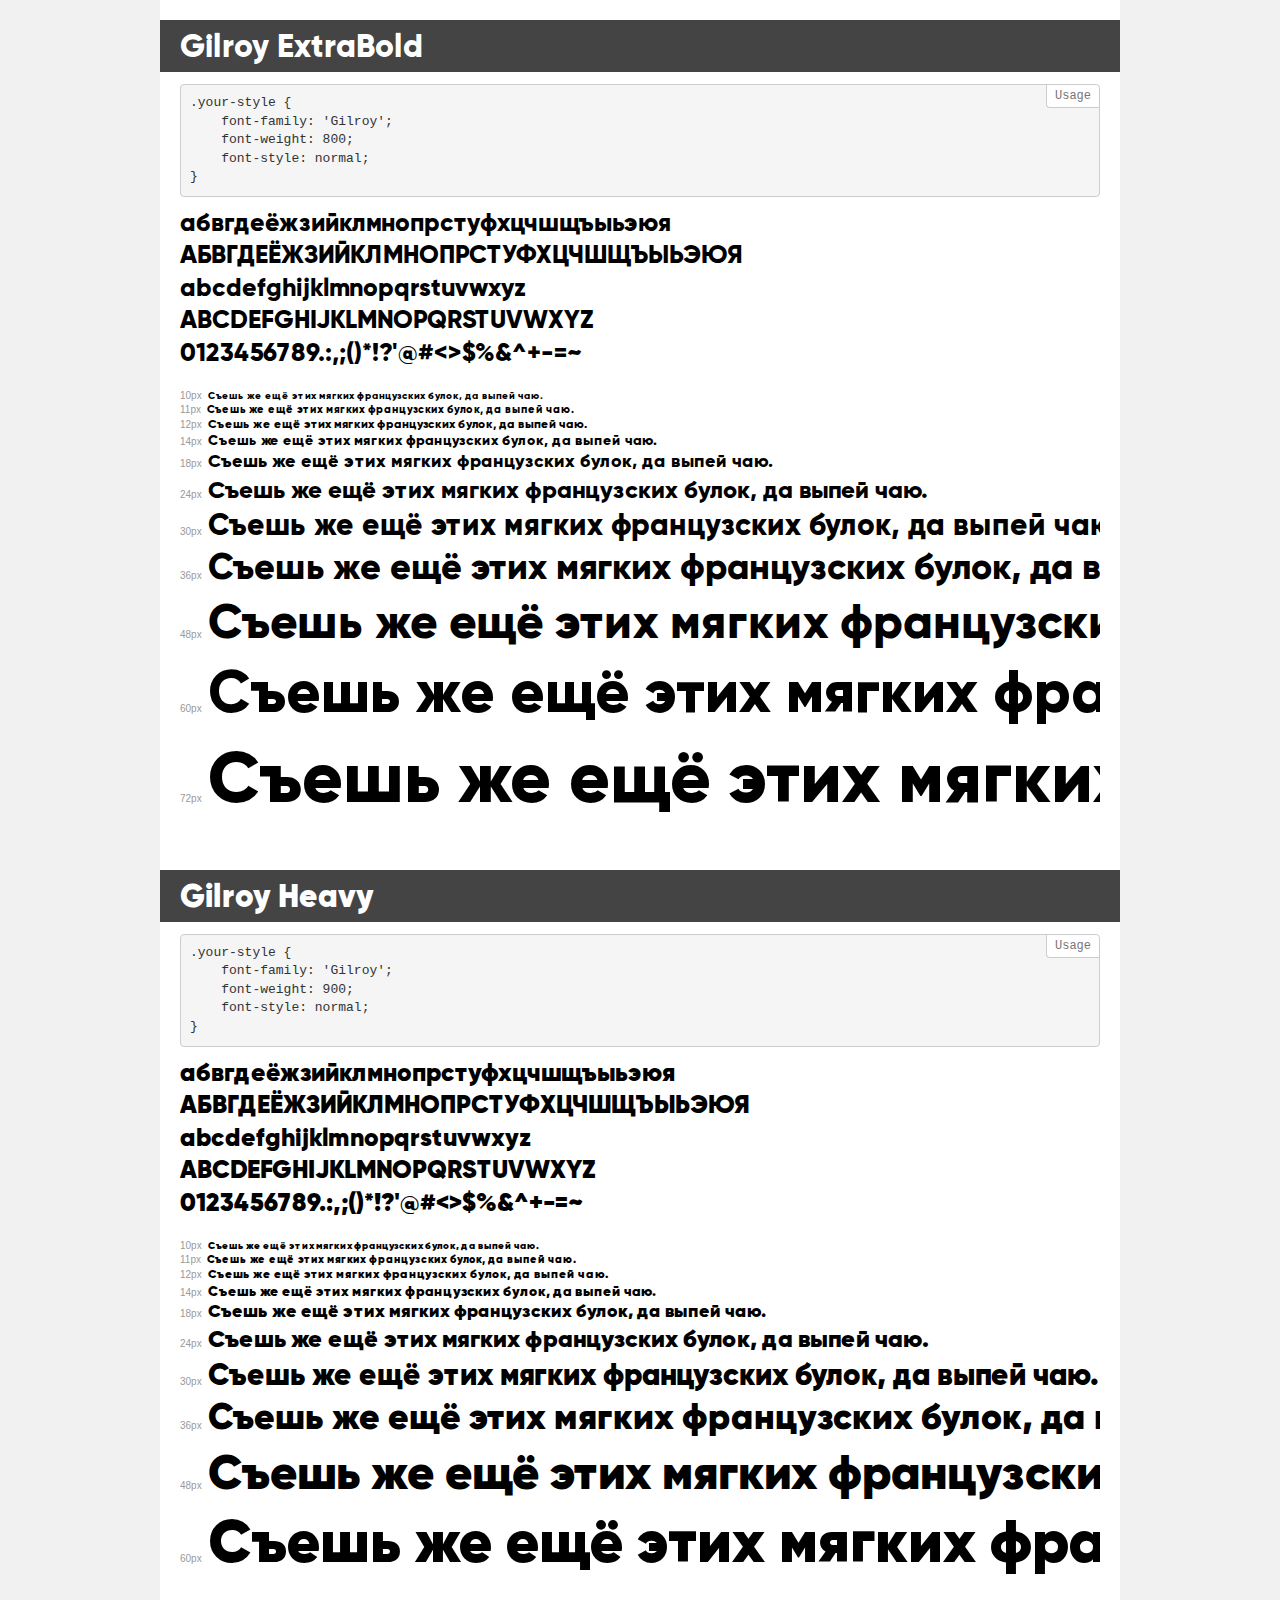
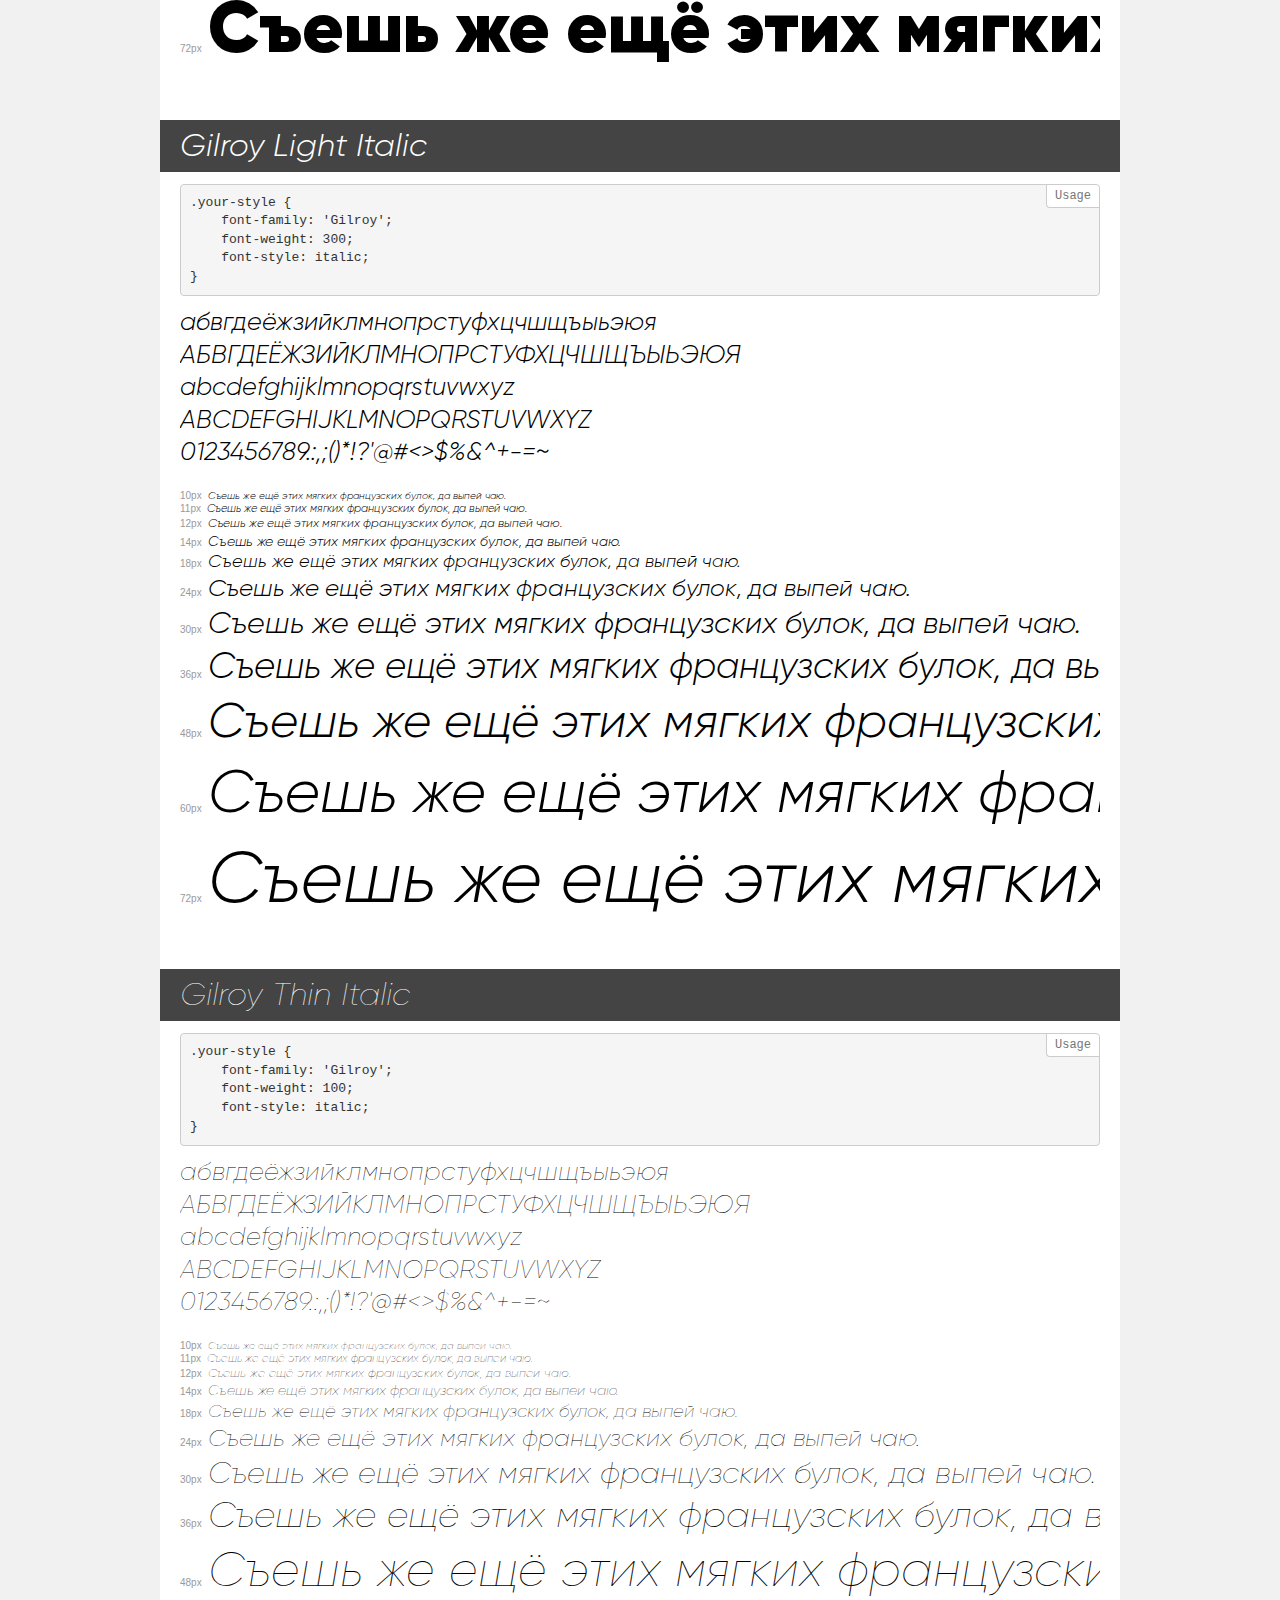
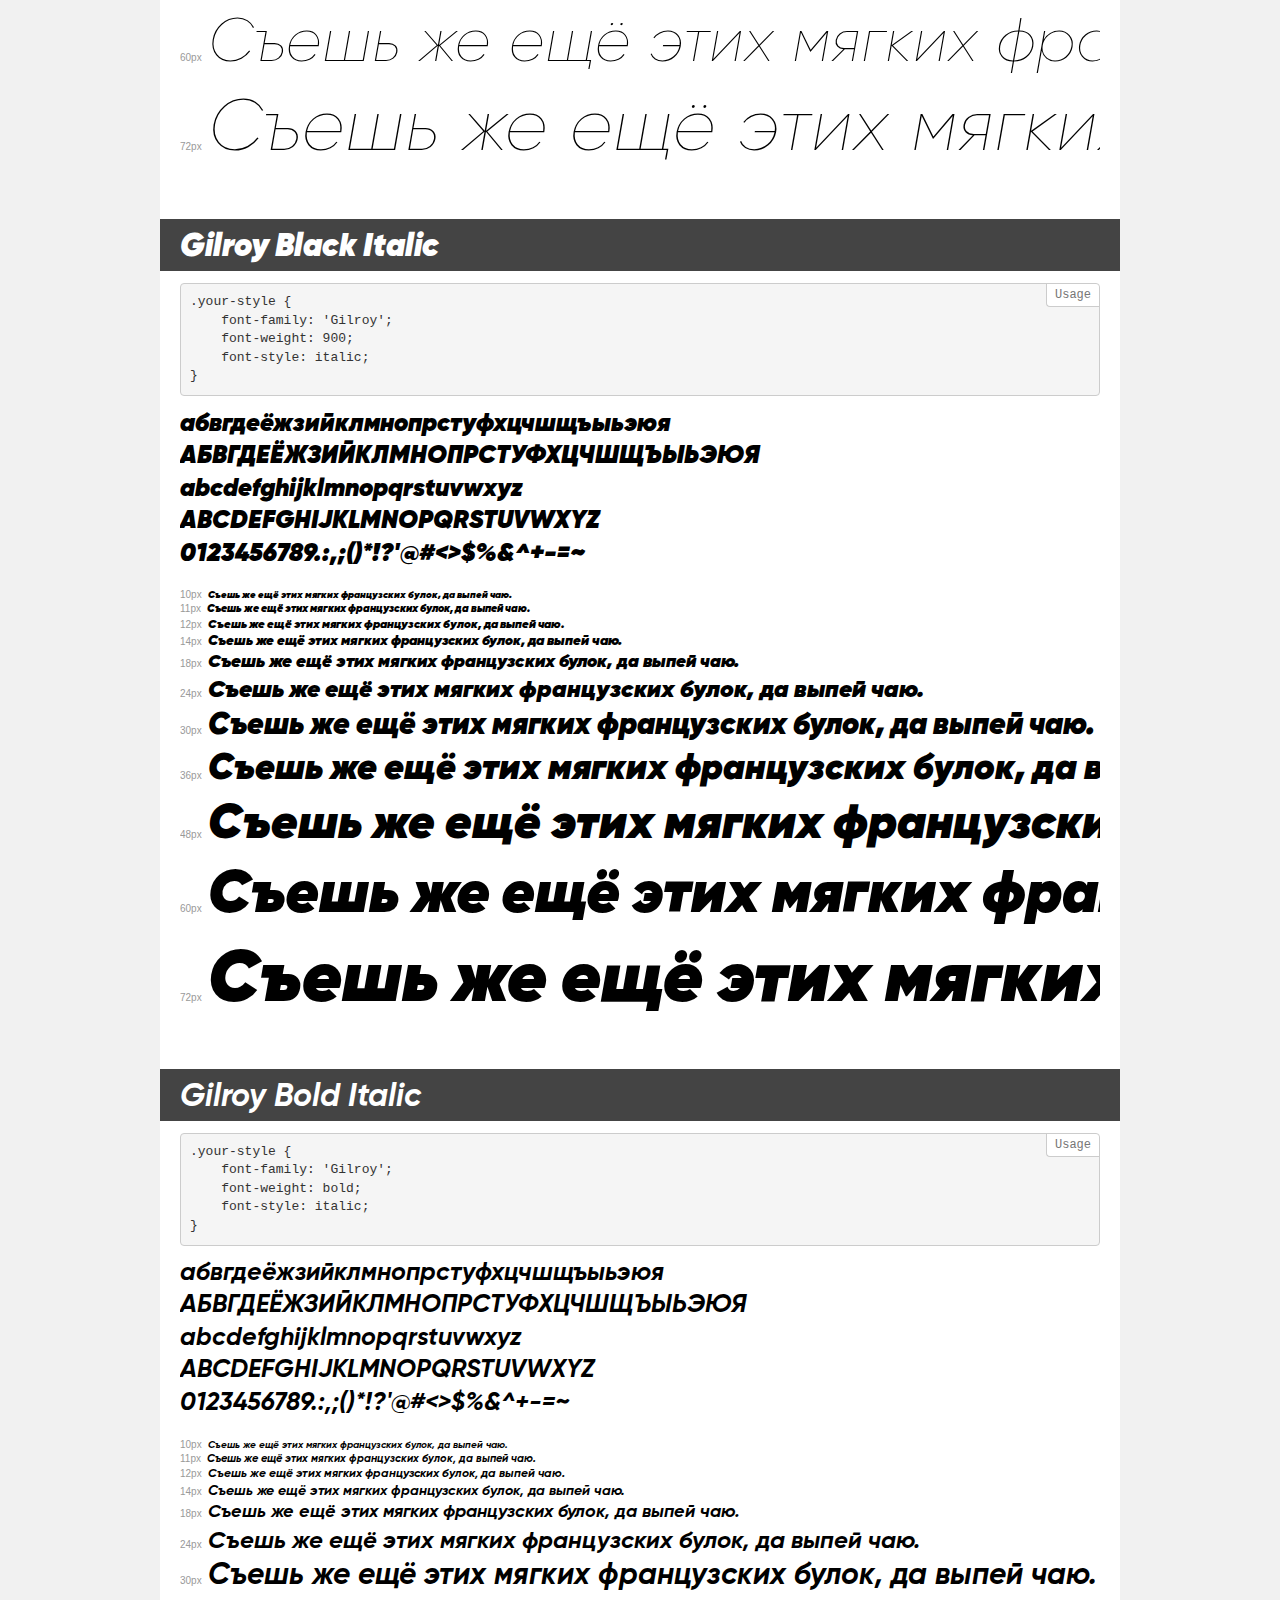
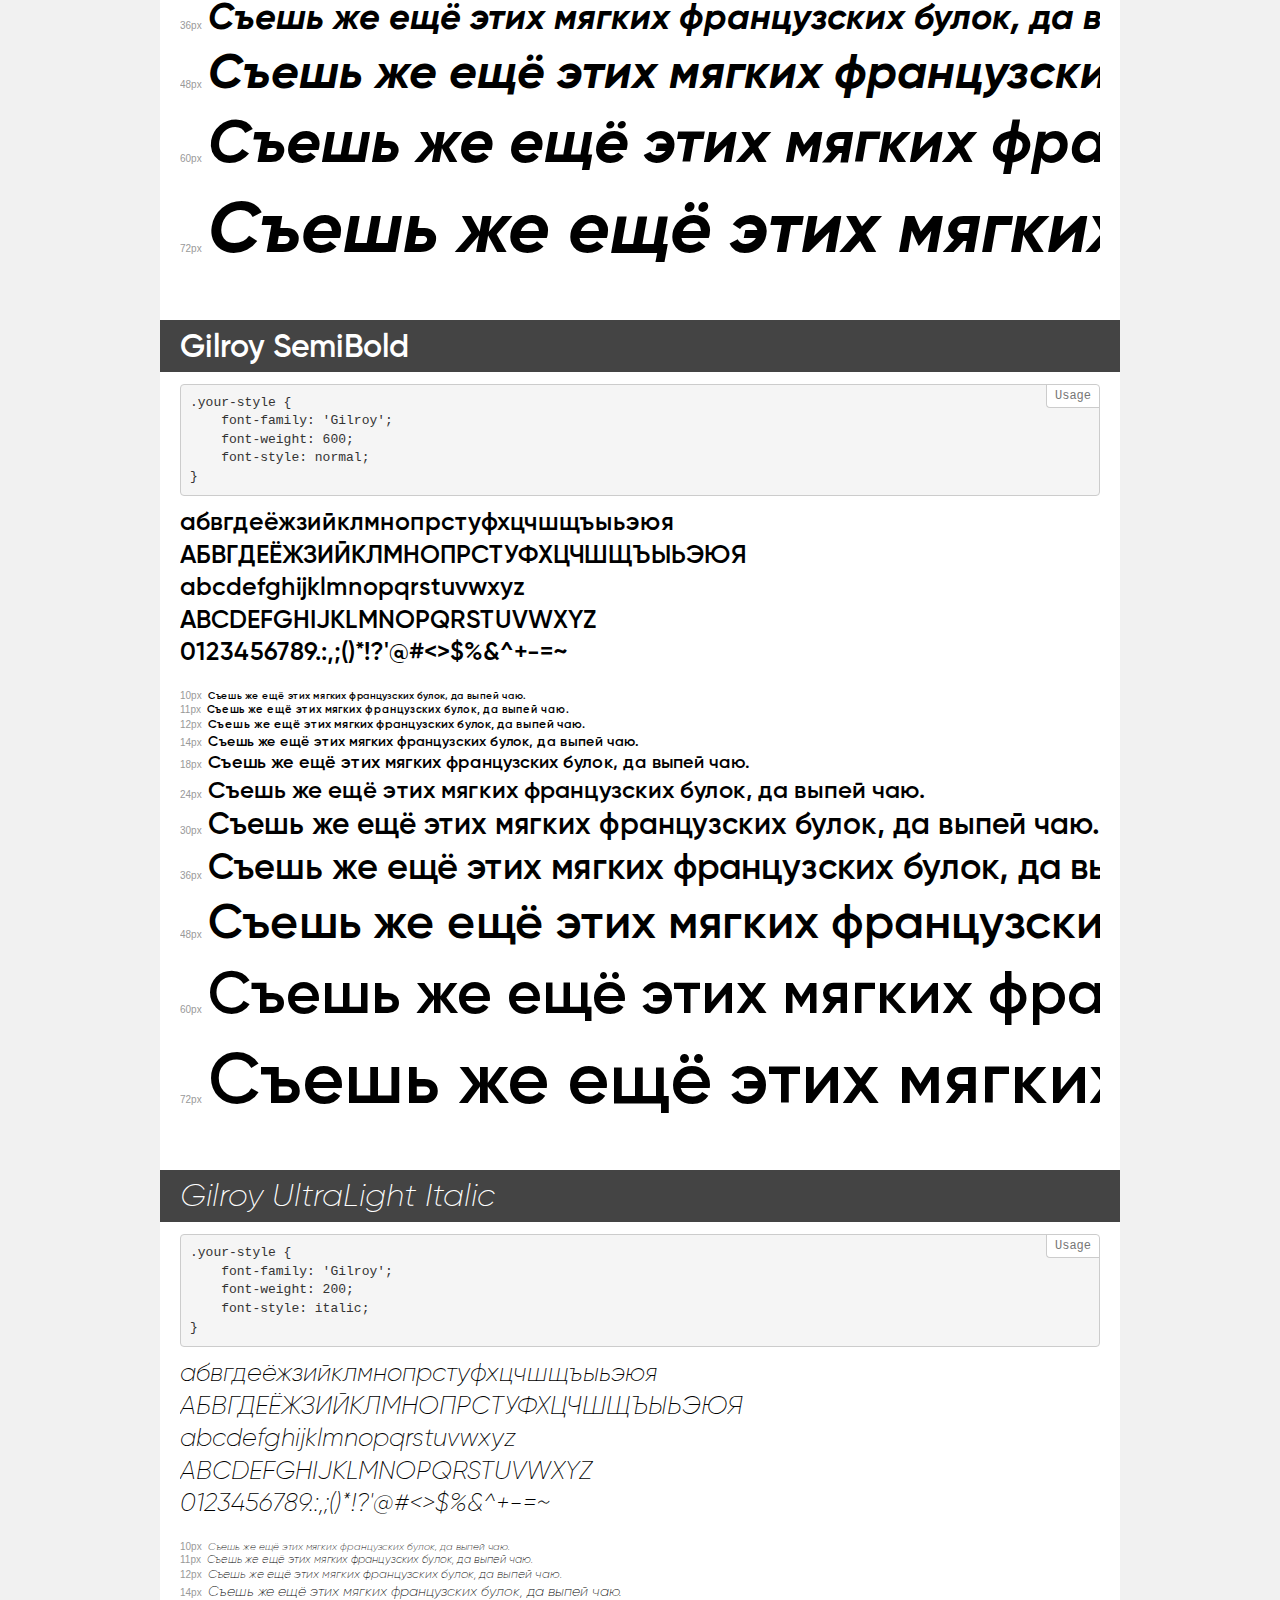
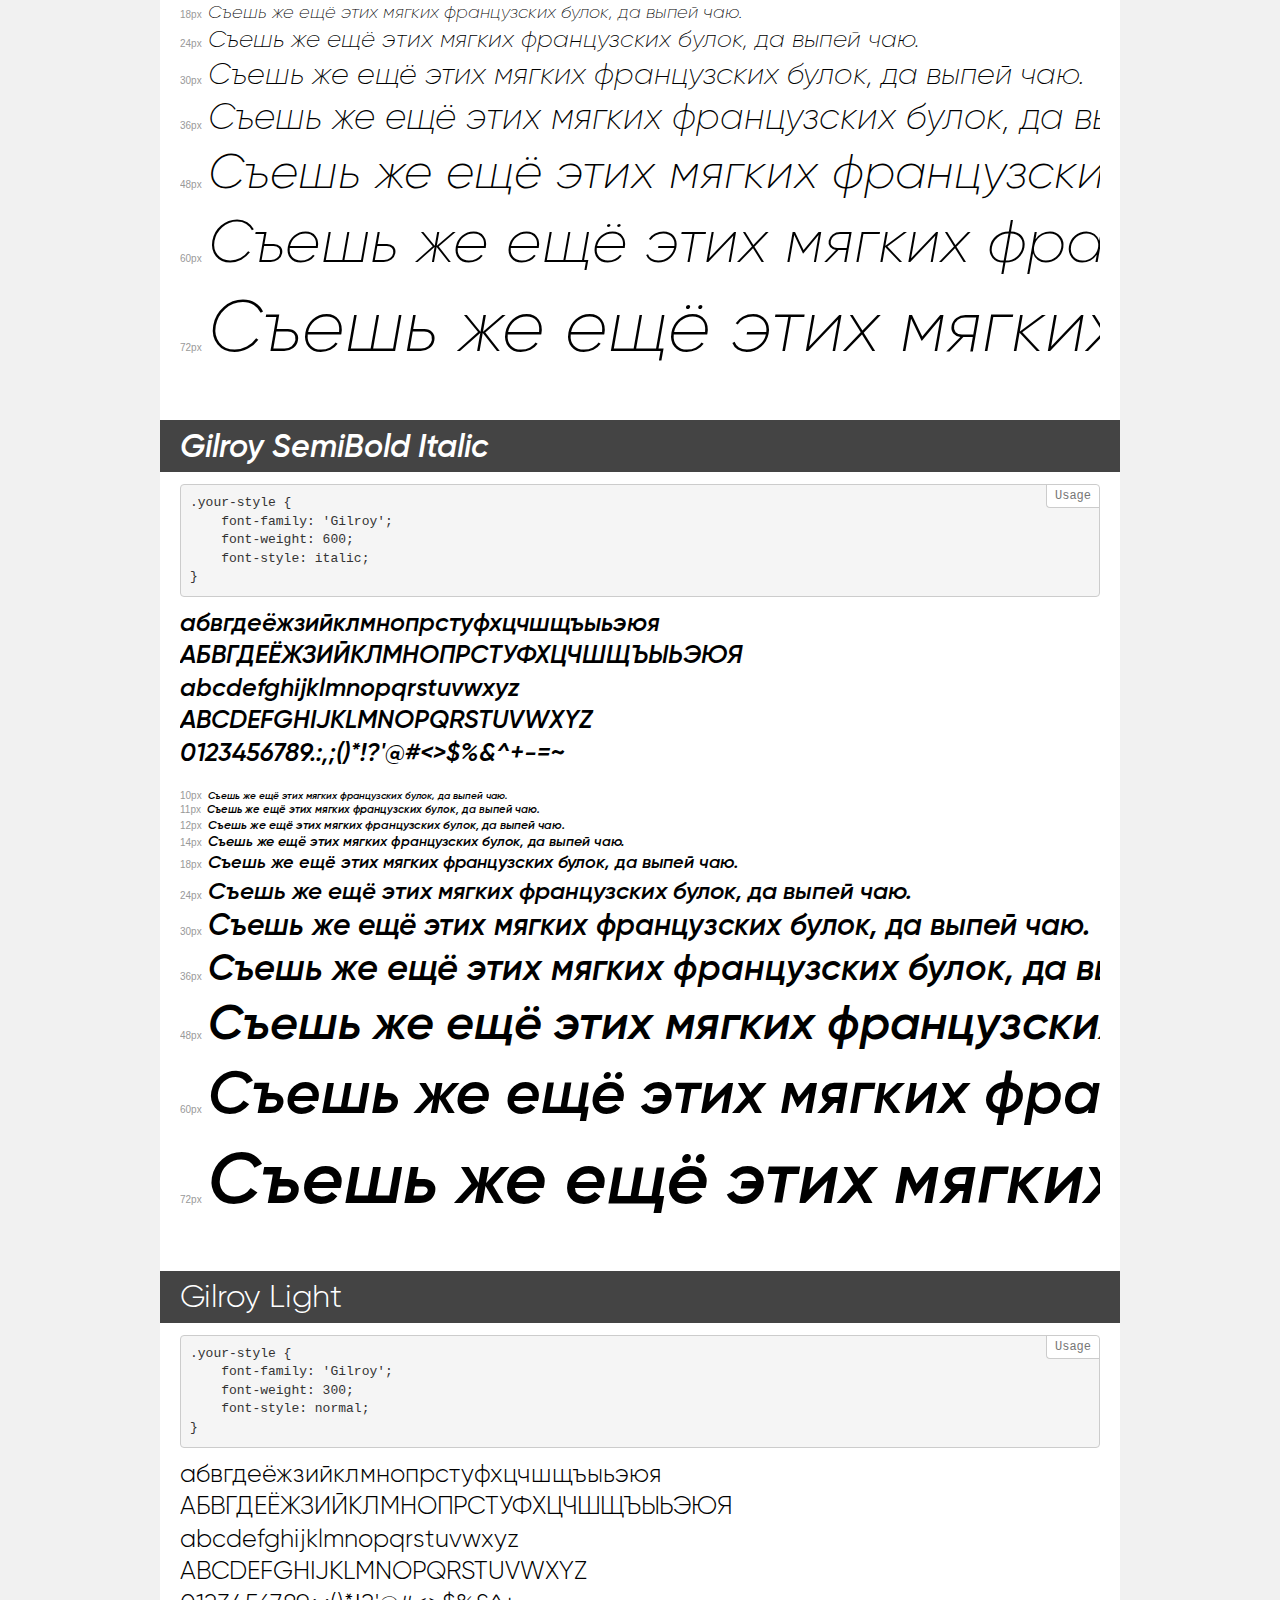
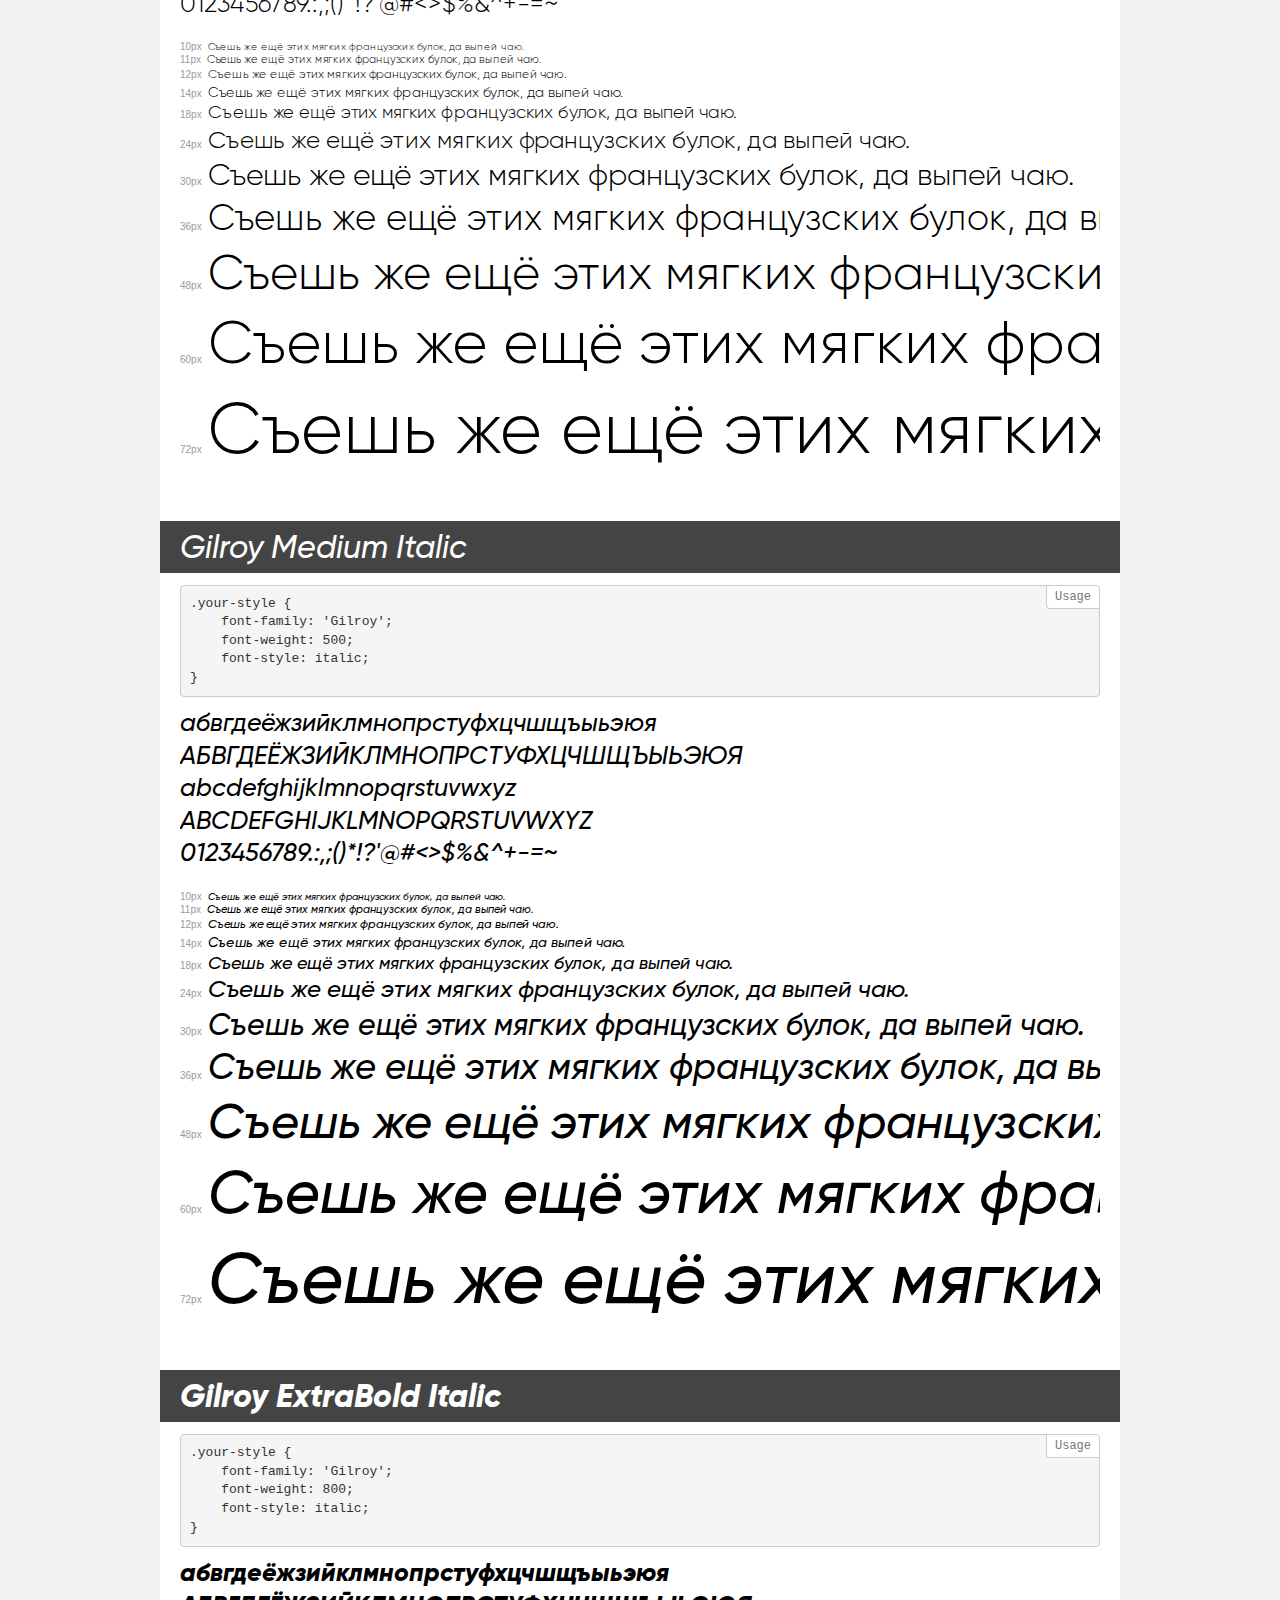
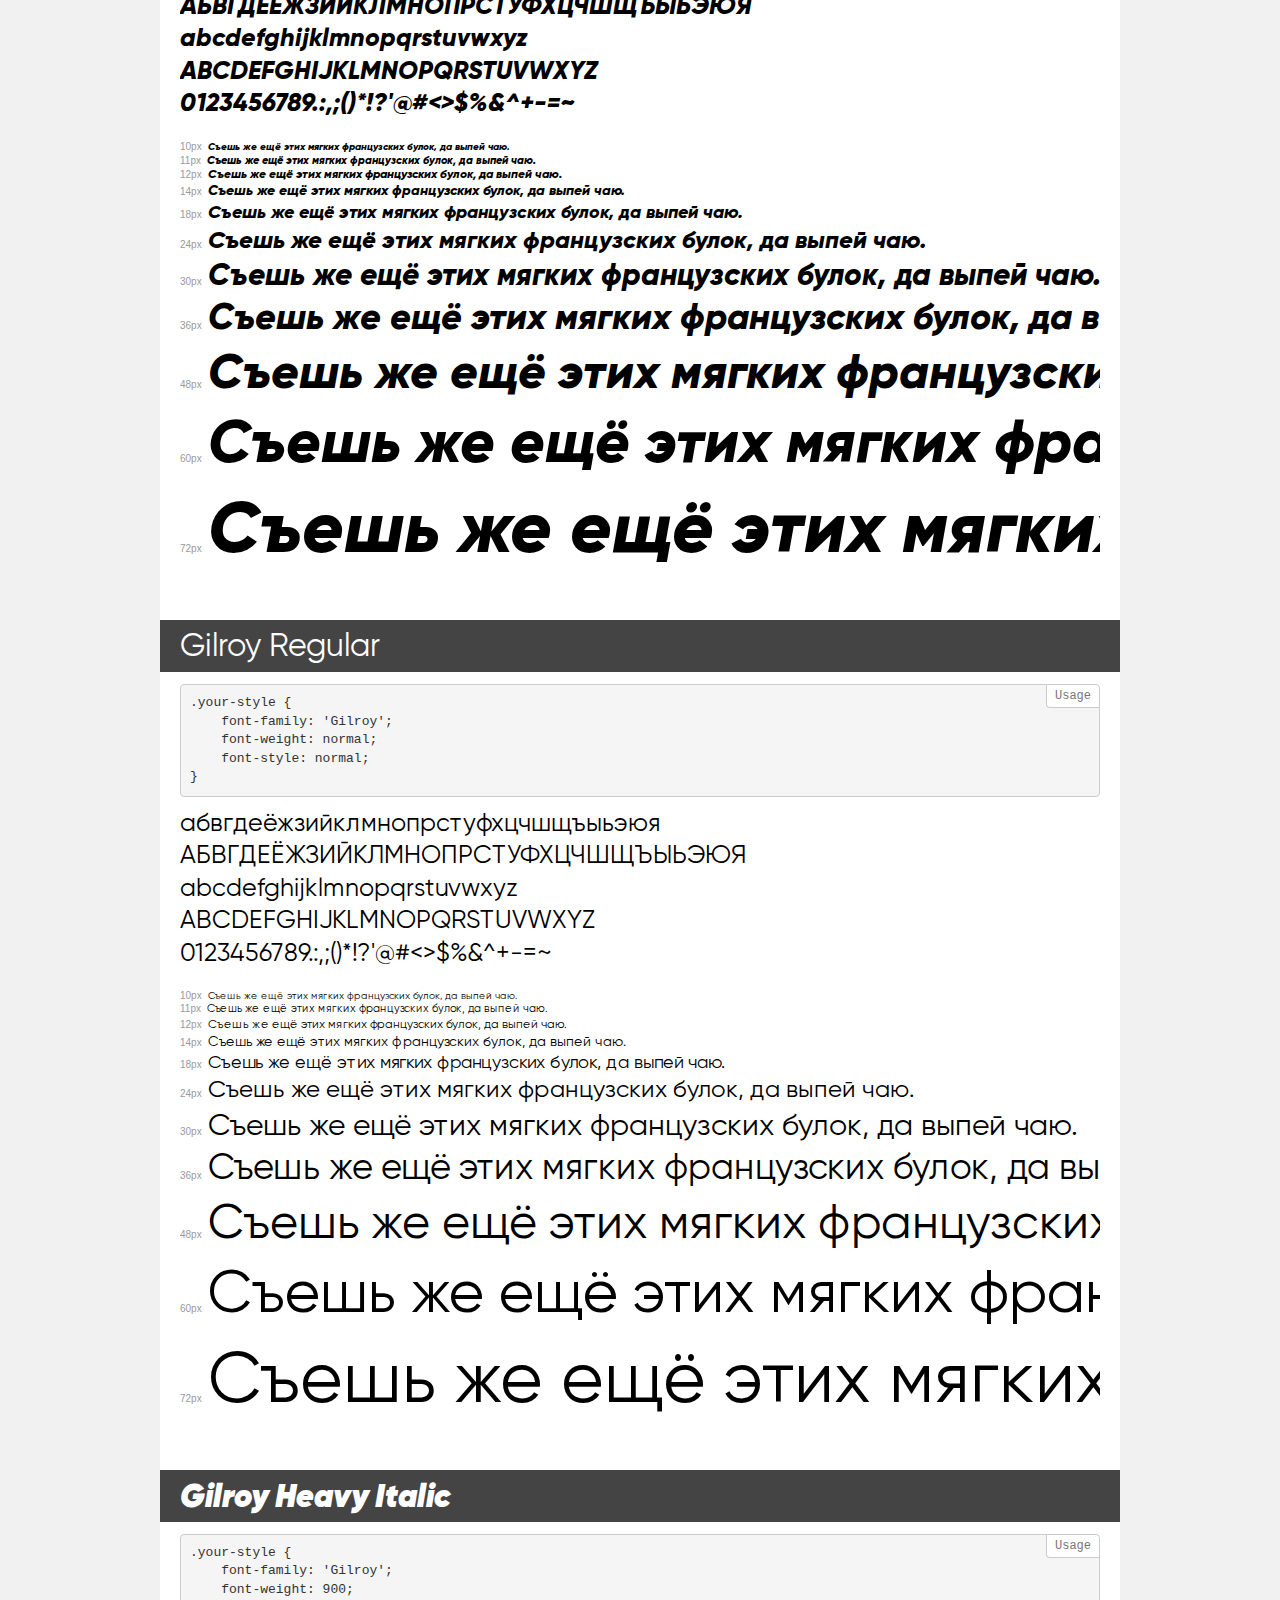
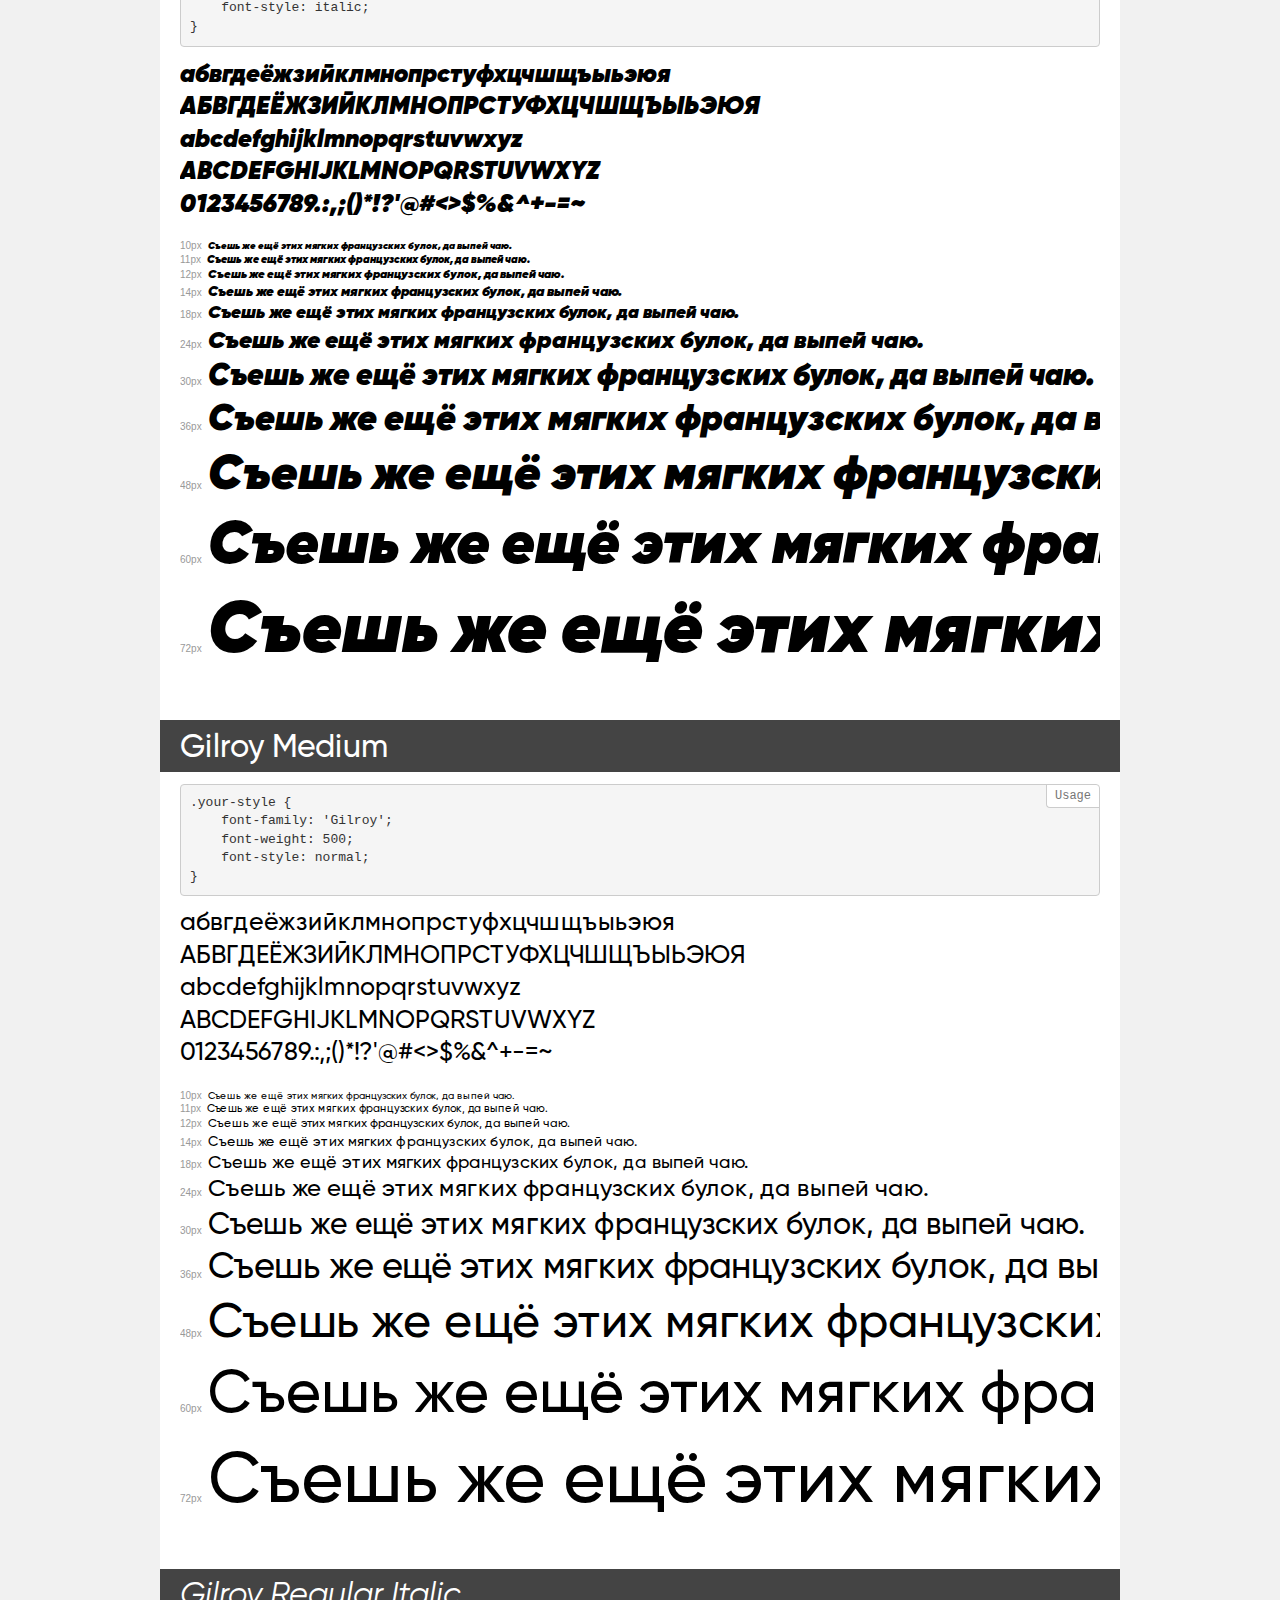
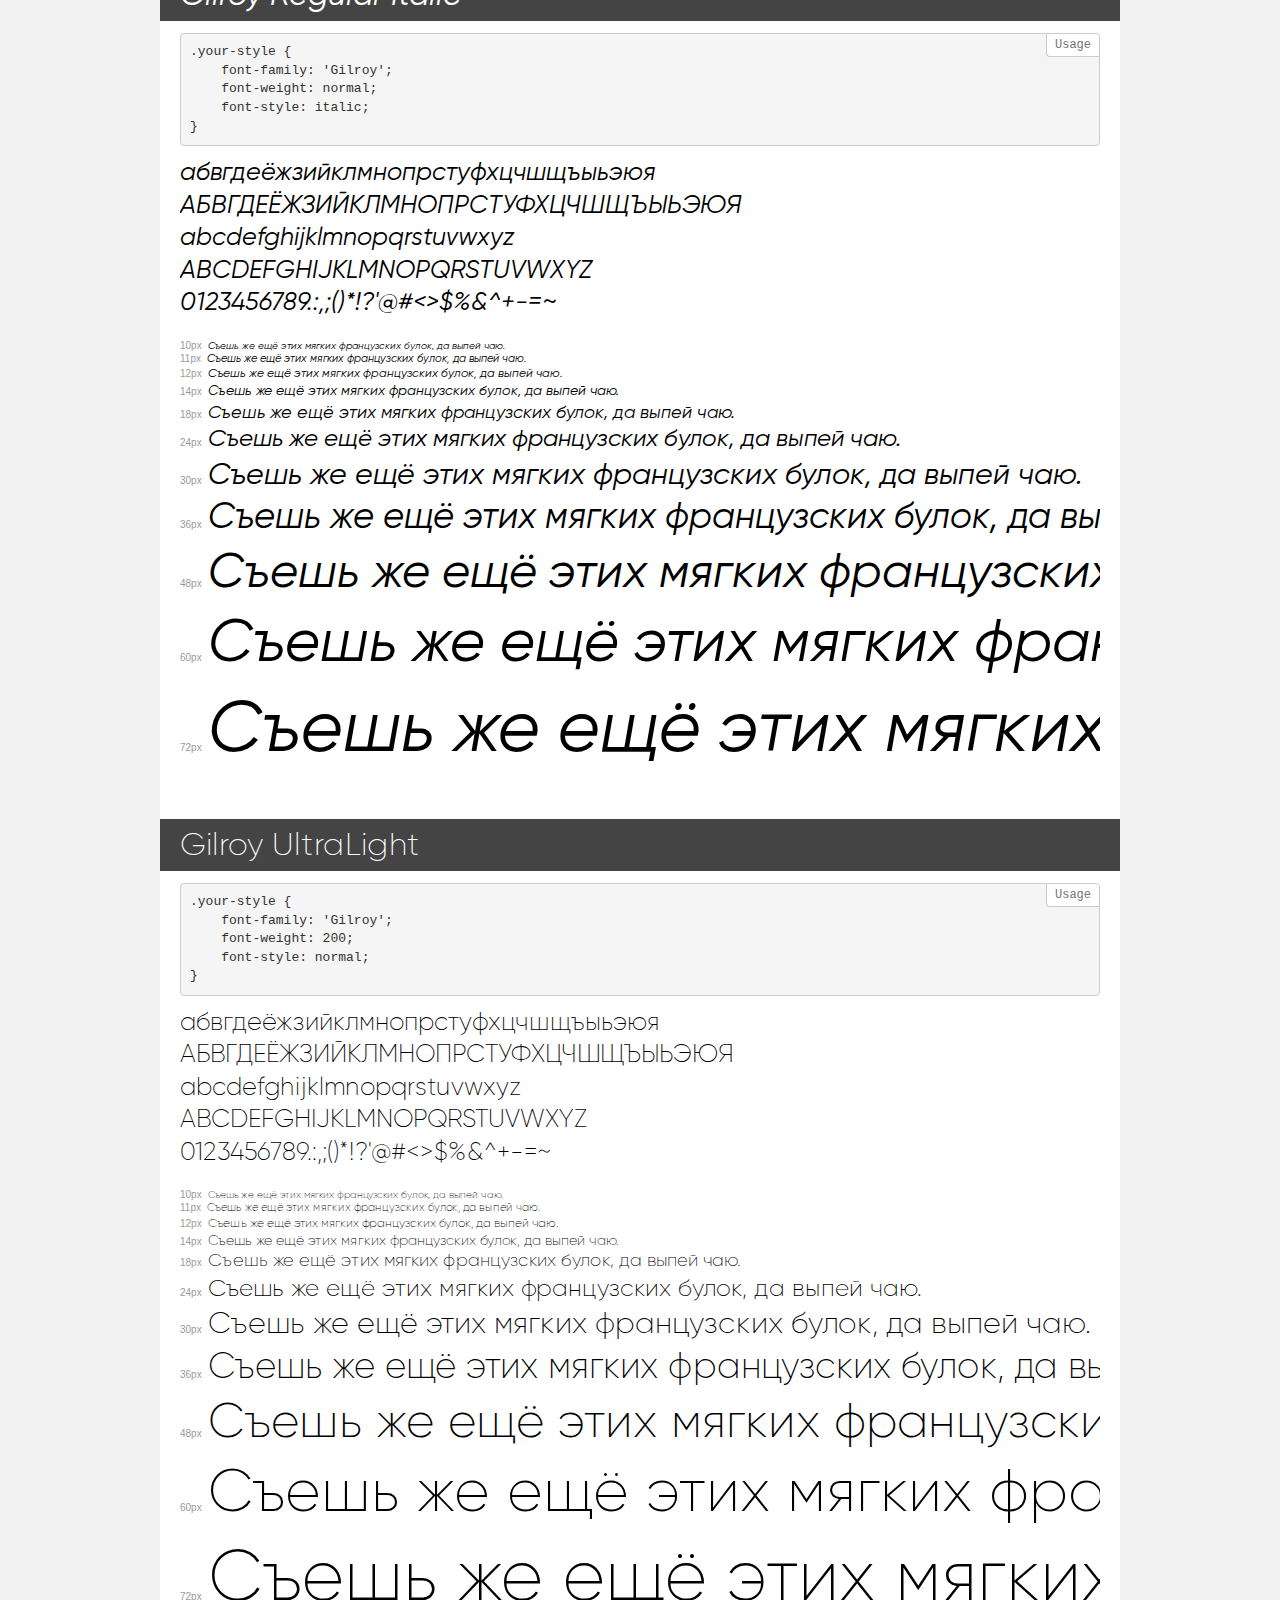
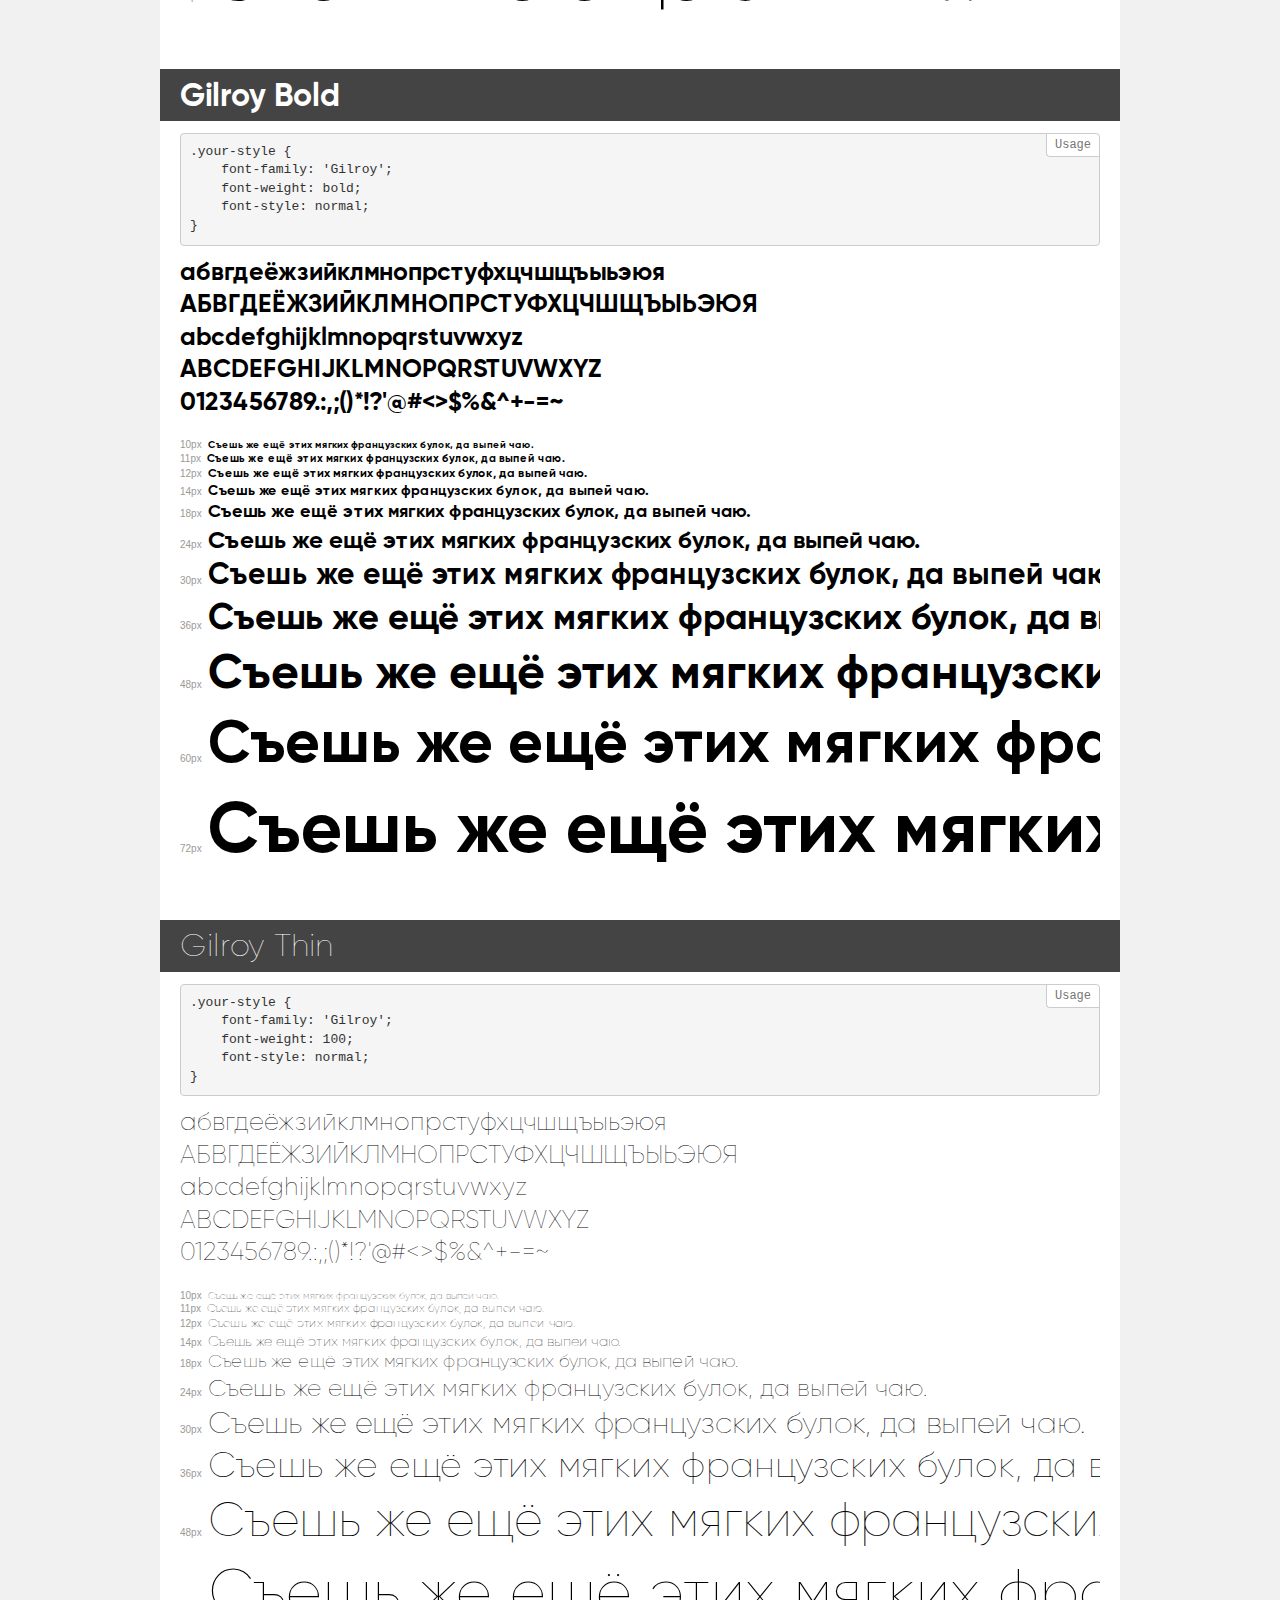
<file: fonts/Gilroy/demo.html>
<!DOCTYPE html>
<html>
<head>
    <meta charset="utf-8">
    <meta http-equiv="X-UA-Compatible" content="IE=edge">
    <meta name="viewport" content="width=device-width, initial-scale=1">
    <meta name="robots" content="noindex, noarchive">
    <meta name="format-detection" content="telephone=no">
    <title>Transfonter demo</title>
    <link href="stylesheet.css" rel="stylesheet">
    <style>
        /*
        http://meyerweb.com/eric/tools/css/reset/
        v2.0 | 20110126
        License: none (public domain)
        */
        html, body, div, span, applet, object, iframe,
        h1, h2, h3, h4, h5, h6, p, blockquote, pre,
        a, abbr, acronym, address, big, cite, code,
        del, dfn, em, img, ins, kbd, q, s, samp,
        small, strike, strong, sub, sup, tt, var,
        b, u, i, center,
        dl, dt, dd, ol, ul, li,
        fieldset, form, label, legend,
        table, caption, tbody, tfoot, thead, tr, th, td,
        article, aside, canvas, details, embed,
        figure, figcaption, footer, header, hgroup,
        menu, nav, output, ruby, section, summary,
        time, mark, audio, video {
            margin: 0;
            padding: 0;
            border: 0;
            font-size: 100%;
            font: inherit;
            vertical-align: baseline;
        }
        /* HTML5 display-role reset for older browsers */
        article, aside, details, figcaption, figure,
        footer, header, hgroup, menu, nav, section {
            display: block;
        }
        body {
            line-height: 1;
        }
        ol, ul {
            list-style: none;
        }
        blockquote, q {
            quotes: none;
        }
        blockquote:before, blockquote:after,
        q:before, q:after {
            content: '';
            content: none;
        }
        table {
            border-collapse: collapse;
            border-spacing: 0;
        }
        /* common styles */
        body {
            background: #f1f1f1;
            color: #000;
        }
        .page {
            background: #fff;
            width: 920px;
            margin: 0 auto;
            padding: 20px 20px 0 20px;
            overflow: hidden;
        }
        .font-container {
            overflow-x: auto;
            overflow-y: hidden;
            margin-bottom: 40px;
            line-height: 1.3;
            white-space: nowrap;
            padding-bottom: 5px;
        }
        h1 {
            position: relative;
            background: #444;
            font-size: 32px;
            color: #fff;
            padding: 10px 20px;
            margin: 0 -20px 12px -20px;
        }
        .letters {
            font-size: 25px;
            margin-bottom: 20px;
        }
        .s10:before {
            content: '10px';
        }
        .s11:before {
            content: '11px';
        }
        .s12:before {
            content: '12px';
        }
        .s14:before {
            content: '14px';
        }
        .s18:before {
            content: '18px';
        }
        .s24:before {
            content: '24px';
        }
        .s30:before {
            content: '30px';
        }
        .s36:before {
            content: '36px';
        }
        .s48:before {
            content: '48px';
        }
        .s60:before {
            content: '60px';
        }
        .s72:before {
            content: '72px';
        }
        .s10:before, .s11:before, .s12:before, .s14:before,
        .s18:before, .s24:before, .s30:before, .s36:before,
        .s48:before, .s60:before, .s72:before {
            font-family: Arial, sans-serif;
            font-size: 10px;
            font-weight: normal;
            font-style: normal;
            color: #999;
            padding-right: 6px;
        }
        pre {
            display: block;
            position: relative;
            padding: 9px;
            margin: 0 0 10px;
            font-family: Monaco, Menlo, Consolas, "Courier New", monospace !important;
            font-size: 13px;
            line-height: 1.428571429;
            color: #333;
            font-weight: normal !important;
            font-style: normal !important;
            background-color: #f5f5f5;
            border: 1px solid #ccc;
            overflow-x: auto;
            border-radius: 4px;
        }
        pre:after {
            display: block;
            position: absolute;
            right: 0;
            top: 0;
            content: 'Usage';
            line-height: 1;
            padding: 5px 8px;
            font-size: 12px;
            color: #767676;
            background-color: #fff;
            border: 1px solid #ccc;
            border-right: none;
            border-top: none;
            border-radius: 0 4px 0 4px;
            z-index: 10;
        }
        /* responsive */
        @media (max-width: 959px) {
            .page {
                width: auto;
                margin: 0;
            }
        }
    </style>
</head>
<body>
<div class="page">
    <div class="demo" style="font-family: 'Gilroy'; font-weight: 800; font-style: normal;">
        <h1>Gilroy ExtraBold</h1>
        <pre>.your-style {
    font-family: 'Gilroy';
    font-weight: 800;
    font-style: normal;
}</pre>
        <div class="font-container">
            <p class="letters">
                абвгдеёжзийклмнопрстуфхцчшщъыьэюя<br>
АБВГДЕЁЖЗИЙКЛМНОПРСТУФХЦЧШЩЪЫЬЭЮЯ<br>
abcdefghijklmnopqrstuvwxyz<br>
ABCDEFGHIJKLMNOPQRSTUVWXYZ<br>
                0123456789.:,;()*!?'@#<>$%&^+-=~
            </p>
            <p class="s10" style="font-size: 10px;">Съешь же ещё этих мягких французских булок, да выпей чаю.</p>
            <p class="s11" style="font-size: 11px;">Съешь же ещё этих мягких французских булок, да выпей чаю.</p>
            <p class="s12" style="font-size: 12px;">Съешь же ещё этих мягких французских булок, да выпей чаю.</p>
            <p class="s14" style="font-size: 14px;">Съешь же ещё этих мягких французских булок, да выпей чаю.</p>
            <p class="s18" style="font-size: 18px;">Съешь же ещё этих мягких французских булок, да выпей чаю.</p>
            <p class="s24" style="font-size: 24px;">Съешь же ещё этих мягких французских булок, да выпей чаю.</p>
            <p class="s30" style="font-size: 30px;">Съешь же ещё этих мягких французских булок, да выпей чаю.</p>
            <p class="s36" style="font-size: 36px;">Съешь же ещё этих мягких французских булок, да выпей чаю.</p>
            <p class="s48" style="font-size: 48px;">Съешь же ещё этих мягких французских булок, да выпей чаю.</p>
            <p class="s60" style="font-size: 60px;">Съешь же ещё этих мягких французских булок, да выпей чаю.</p>
            <p class="s72" style="font-size: 72px;">Съешь же ещё этих мягких французских булок, да выпей чаю.</p>
        </div>
    </div>
    <div class="demo" style="font-family: 'Gilroy'; font-weight: 900; font-style: normal;">
        <h1>Gilroy Heavy</h1>
        <pre>.your-style {
    font-family: 'Gilroy';
    font-weight: 900;
    font-style: normal;
}</pre>
        <div class="font-container">
            <p class="letters">
                абвгдеёжзийклмнопрстуфхцчшщъыьэюя<br>
АБВГДЕЁЖЗИЙКЛМНОПРСТУФХЦЧШЩЪЫЬЭЮЯ<br>
abcdefghijklmnopqrstuvwxyz<br>
ABCDEFGHIJKLMNOPQRSTUVWXYZ<br>
                0123456789.:,;()*!?'@#<>$%&^+-=~
            </p>
            <p class="s10" style="font-size: 10px;">Съешь же ещё этих мягких французских булок, да выпей чаю.</p>
            <p class="s11" style="font-size: 11px;">Съешь же ещё этих мягких французских булок, да выпей чаю.</p>
            <p class="s12" style="font-size: 12px;">Съешь же ещё этих мягких французских булок, да выпей чаю.</p>
            <p class="s14" style="font-size: 14px;">Съешь же ещё этих мягких французских булок, да выпей чаю.</p>
            <p class="s18" style="font-size: 18px;">Съешь же ещё этих мягких французских булок, да выпей чаю.</p>
            <p class="s24" style="font-size: 24px;">Съешь же ещё этих мягких французских булок, да выпей чаю.</p>
            <p class="s30" style="font-size: 30px;">Съешь же ещё этих мягких французских булок, да выпей чаю.</p>
            <p class="s36" style="font-size: 36px;">Съешь же ещё этих мягких французских булок, да выпей чаю.</p>
            <p class="s48" style="font-size: 48px;">Съешь же ещё этих мягких французских булок, да выпей чаю.</p>
            <p class="s60" style="font-size: 60px;">Съешь же ещё этих мягких французских булок, да выпей чаю.</p>
            <p class="s72" style="font-size: 72px;">Съешь же ещё этих мягких французских булок, да выпей чаю.</p>
        </div>
    </div>
    <div class="demo" style="font-family: 'Gilroy'; font-weight: 300; font-style: italic;">
        <h1>Gilroy Light Italic</h1>
        <pre>.your-style {
    font-family: 'Gilroy';
    font-weight: 300;
    font-style: italic;
}</pre>
        <div class="font-container">
            <p class="letters">
                абвгдеёжзийклмнопрстуфхцчшщъыьэюя<br>
АБВГДЕЁЖЗИЙКЛМНОПРСТУФХЦЧШЩЪЫЬЭЮЯ<br>
abcdefghijklmnopqrstuvwxyz<br>
ABCDEFGHIJKLMNOPQRSTUVWXYZ<br>
                0123456789.:,;()*!?'@#<>$%&^+-=~
            </p>
            <p class="s10" style="font-size: 10px;">Съешь же ещё этих мягких французских булок, да выпей чаю.</p>
            <p class="s11" style="font-size: 11px;">Съешь же ещё этих мягких французских булок, да выпей чаю.</p>
            <p class="s12" style="font-size: 12px;">Съешь же ещё этих мягких французских булок, да выпей чаю.</p>
            <p class="s14" style="font-size: 14px;">Съешь же ещё этих мягких французских булок, да выпей чаю.</p>
            <p class="s18" style="font-size: 18px;">Съешь же ещё этих мягких французских булок, да выпей чаю.</p>
            <p class="s24" style="font-size: 24px;">Съешь же ещё этих мягких французских булок, да выпей чаю.</p>
            <p class="s30" style="font-size: 30px;">Съешь же ещё этих мягких французских булок, да выпей чаю.</p>
            <p class="s36" style="font-size: 36px;">Съешь же ещё этих мягких французских булок, да выпей чаю.</p>
            <p class="s48" style="font-size: 48px;">Съешь же ещё этих мягких французских булок, да выпей чаю.</p>
            <p class="s60" style="font-size: 60px;">Съешь же ещё этих мягких французских булок, да выпей чаю.</p>
            <p class="s72" style="font-size: 72px;">Съешь же ещё этих мягких французских булок, да выпей чаю.</p>
        </div>
    </div>
    <div class="demo" style="font-family: 'Gilroy'; font-weight: 100; font-style: italic;">
        <h1>Gilroy Thin Italic</h1>
        <pre>.your-style {
    font-family: 'Gilroy';
    font-weight: 100;
    font-style: italic;
}</pre>
        <div class="font-container">
            <p class="letters">
                абвгдеёжзийклмнопрстуфхцчшщъыьэюя<br>
АБВГДЕЁЖЗИЙКЛМНОПРСТУФХЦЧШЩЪЫЬЭЮЯ<br>
abcdefghijklmnopqrstuvwxyz<br>
ABCDEFGHIJKLMNOPQRSTUVWXYZ<br>
                0123456789.:,;()*!?'@#<>$%&^+-=~
            </p>
            <p class="s10" style="font-size: 10px;">Съешь же ещё этих мягких французских булок, да выпей чаю.</p>
            <p class="s11" style="font-size: 11px;">Съешь же ещё этих мягких французских булок, да выпей чаю.</p>
            <p class="s12" style="font-size: 12px;">Съешь же ещё этих мягких французских булок, да выпей чаю.</p>
            <p class="s14" style="font-size: 14px;">Съешь же ещё этих мягких французских булок, да выпей чаю.</p>
            <p class="s18" style="font-size: 18px;">Съешь же ещё этих мягких французских булок, да выпей чаю.</p>
            <p class="s24" style="font-size: 24px;">Съешь же ещё этих мягких французских булок, да выпей чаю.</p>
            <p class="s30" style="font-size: 30px;">Съешь же ещё этих мягких французских булок, да выпей чаю.</p>
            <p class="s36" style="font-size: 36px;">Съешь же ещё этих мягких французских булок, да выпей чаю.</p>
            <p class="s48" style="font-size: 48px;">Съешь же ещё этих мягких французских булок, да выпей чаю.</p>
            <p class="s60" style="font-size: 60px;">Съешь же ещё этих мягких французских булок, да выпей чаю.</p>
            <p class="s72" style="font-size: 72px;">Съешь же ещё этих мягких французских булок, да выпей чаю.</p>
        </div>
    </div>
    <div class="demo" style="font-family: 'Gilroy'; font-weight: 900; font-style: italic;">
        <h1>Gilroy Black Italic</h1>
        <pre>.your-style {
    font-family: 'Gilroy';
    font-weight: 900;
    font-style: italic;
}</pre>
        <div class="font-container">
            <p class="letters">
                абвгдеёжзийклмнопрстуфхцчшщъыьэюя<br>
АБВГДЕЁЖЗИЙКЛМНОПРСТУФХЦЧШЩЪЫЬЭЮЯ<br>
abcdefghijklmnopqrstuvwxyz<br>
ABCDEFGHIJKLMNOPQRSTUVWXYZ<br>
                0123456789.:,;()*!?'@#<>$%&^+-=~
            </p>
            <p class="s10" style="font-size: 10px;">Съешь же ещё этих мягких французских булок, да выпей чаю.</p>
            <p class="s11" style="font-size: 11px;">Съешь же ещё этих мягких французских булок, да выпей чаю.</p>
            <p class="s12" style="font-size: 12px;">Съешь же ещё этих мягких французских булок, да выпей чаю.</p>
            <p class="s14" style="font-size: 14px;">Съешь же ещё этих мягких французских булок, да выпей чаю.</p>
            <p class="s18" style="font-size: 18px;">Съешь же ещё этих мягких французских булок, да выпей чаю.</p>
            <p class="s24" style="font-size: 24px;">Съешь же ещё этих мягких французских булок, да выпей чаю.</p>
            <p class="s30" style="font-size: 30px;">Съешь же ещё этих мягких французских булок, да выпей чаю.</p>
            <p class="s36" style="font-size: 36px;">Съешь же ещё этих мягких французских булок, да выпей чаю.</p>
            <p class="s48" style="font-size: 48px;">Съешь же ещё этих мягких французских булок, да выпей чаю.</p>
            <p class="s60" style="font-size: 60px;">Съешь же ещё этих мягких французских булок, да выпей чаю.</p>
            <p class="s72" style="font-size: 72px;">Съешь же ещё этих мягких французских булок, да выпей чаю.</p>
        </div>
    </div>
    <div class="demo" style="font-family: 'Gilroy'; font-weight: bold; font-style: italic;">
        <h1>Gilroy Bold Italic</h1>
        <pre>.your-style {
    font-family: 'Gilroy';
    font-weight: bold;
    font-style: italic;
}</pre>
        <div class="font-container">
            <p class="letters">
                абвгдеёжзийклмнопрстуфхцчшщъыьэюя<br>
АБВГДЕЁЖЗИЙКЛМНОПРСТУФХЦЧШЩЪЫЬЭЮЯ<br>
abcdefghijklmnopqrstuvwxyz<br>
ABCDEFGHIJKLMNOPQRSTUVWXYZ<br>
                0123456789.:,;()*!?'@#<>$%&^+-=~
            </p>
            <p class="s10" style="font-size: 10px;">Съешь же ещё этих мягких французских булок, да выпей чаю.</p>
            <p class="s11" style="font-size: 11px;">Съешь же ещё этих мягких французских булок, да выпей чаю.</p>
            <p class="s12" style="font-size: 12px;">Съешь же ещё этих мягких французских булок, да выпей чаю.</p>
            <p class="s14" style="font-size: 14px;">Съешь же ещё этих мягких французских булок, да выпей чаю.</p>
            <p class="s18" style="font-size: 18px;">Съешь же ещё этих мягких французских булок, да выпей чаю.</p>
            <p class="s24" style="font-size: 24px;">Съешь же ещё этих мягких французских булок, да выпей чаю.</p>
            <p class="s30" style="font-size: 30px;">Съешь же ещё этих мягких французских булок, да выпей чаю.</p>
            <p class="s36" style="font-size: 36px;">Съешь же ещё этих мягких французских булок, да выпей чаю.</p>
            <p class="s48" style="font-size: 48px;">Съешь же ещё этих мягких французских булок, да выпей чаю.</p>
            <p class="s60" style="font-size: 60px;">Съешь же ещё этих мягких французских булок, да выпей чаю.</p>
            <p class="s72" style="font-size: 72px;">Съешь же ещё этих мягких французских булок, да выпей чаю.</p>
        </div>
    </div>
    <div class="demo" style="font-family: 'Gilroy'; font-weight: 600; font-style: normal;">
        <h1>Gilroy SemiBold</h1>
        <pre>.your-style {
    font-family: 'Gilroy';
    font-weight: 600;
    font-style: normal;
}</pre>
        <div class="font-container">
            <p class="letters">
                абвгдеёжзийклмнопрстуфхцчшщъыьэюя<br>
АБВГДЕЁЖЗИЙКЛМНОПРСТУФХЦЧШЩЪЫЬЭЮЯ<br>
abcdefghijklmnopqrstuvwxyz<br>
ABCDEFGHIJKLMNOPQRSTUVWXYZ<br>
                0123456789.:,;()*!?'@#<>$%&^+-=~
            </p>
            <p class="s10" style="font-size: 10px;">Съешь же ещё этих мягких французских булок, да выпей чаю.</p>
            <p class="s11" style="font-size: 11px;">Съешь же ещё этих мягких французских булок, да выпей чаю.</p>
            <p class="s12" style="font-size: 12px;">Съешь же ещё этих мягких французских булок, да выпей чаю.</p>
            <p class="s14" style="font-size: 14px;">Съешь же ещё этих мягких французских булок, да выпей чаю.</p>
            <p class="s18" style="font-size: 18px;">Съешь же ещё этих мягких французских булок, да выпей чаю.</p>
            <p class="s24" style="font-size: 24px;">Съешь же ещё этих мягких французских булок, да выпей чаю.</p>
            <p class="s30" style="font-size: 30px;">Съешь же ещё этих мягких французских булок, да выпей чаю.</p>
            <p class="s36" style="font-size: 36px;">Съешь же ещё этих мягких французских булок, да выпей чаю.</p>
            <p class="s48" style="font-size: 48px;">Съешь же ещё этих мягких французских булок, да выпей чаю.</p>
            <p class="s60" style="font-size: 60px;">Съешь же ещё этих мягких французских булок, да выпей чаю.</p>
            <p class="s72" style="font-size: 72px;">Съешь же ещё этих мягких французских булок, да выпей чаю.</p>
        </div>
    </div>
    <div class="demo" style="font-family: 'Gilroy'; font-weight: 200; font-style: italic;">
        <h1>Gilroy UltraLight Italic</h1>
        <pre>.your-style {
    font-family: 'Gilroy';
    font-weight: 200;
    font-style: italic;
}</pre>
        <div class="font-container">
            <p class="letters">
                абвгдеёжзийклмнопрстуфхцчшщъыьэюя<br>
АБВГДЕЁЖЗИЙКЛМНОПРСТУФХЦЧШЩЪЫЬЭЮЯ<br>
abcdefghijklmnopqrstuvwxyz<br>
ABCDEFGHIJKLMNOPQRSTUVWXYZ<br>
                0123456789.:,;()*!?'@#<>$%&^+-=~
            </p>
            <p class="s10" style="font-size: 10px;">Съешь же ещё этих мягких французских булок, да выпей чаю.</p>
            <p class="s11" style="font-size: 11px;">Съешь же ещё этих мягких французских булок, да выпей чаю.</p>
            <p class="s12" style="font-size: 12px;">Съешь же ещё этих мягких французских булок, да выпей чаю.</p>
            <p class="s14" style="font-size: 14px;">Съешь же ещё этих мягких французских булок, да выпей чаю.</p>
            <p class="s18" style="font-size: 18px;">Съешь же ещё этих мягких французских булок, да выпей чаю.</p>
            <p class="s24" style="font-size: 24px;">Съешь же ещё этих мягких французских булок, да выпей чаю.</p>
            <p class="s30" style="font-size: 30px;">Съешь же ещё этих мягких французских булок, да выпей чаю.</p>
            <p class="s36" style="font-size: 36px;">Съешь же ещё этих мягких французских булок, да выпей чаю.</p>
            <p class="s48" style="font-size: 48px;">Съешь же ещё этих мягких французских булок, да выпей чаю.</p>
            <p class="s60" style="font-size: 60px;">Съешь же ещё этих мягких французских булок, да выпей чаю.</p>
            <p class="s72" style="font-size: 72px;">Съешь же ещё этих мягких французских булок, да выпей чаю.</p>
        </div>
    </div>
    <div class="demo" style="font-family: 'Gilroy'; font-weight: 600; font-style: italic;">
        <h1>Gilroy SemiBold Italic</h1>
        <pre>.your-style {
    font-family: 'Gilroy';
    font-weight: 600;
    font-style: italic;
}</pre>
        <div class="font-container">
            <p class="letters">
                абвгдеёжзийклмнопрстуфхцчшщъыьэюя<br>
АБВГДЕЁЖЗИЙКЛМНОПРСТУФХЦЧШЩЪЫЬЭЮЯ<br>
abcdefghijklmnopqrstuvwxyz<br>
ABCDEFGHIJKLMNOPQRSTUVWXYZ<br>
                0123456789.:,;()*!?'@#<>$%&^+-=~
            </p>
            <p class="s10" style="font-size: 10px;">Съешь же ещё этих мягких французских булок, да выпей чаю.</p>
            <p class="s11" style="font-size: 11px;">Съешь же ещё этих мягких французских булок, да выпей чаю.</p>
            <p class="s12" style="font-size: 12px;">Съешь же ещё этих мягких французских булок, да выпей чаю.</p>
            <p class="s14" style="font-size: 14px;">Съешь же ещё этих мягких французских булок, да выпей чаю.</p>
            <p class="s18" style="font-size: 18px;">Съешь же ещё этих мягких французских булок, да выпей чаю.</p>
            <p class="s24" style="font-size: 24px;">Съешь же ещё этих мягких французских булок, да выпей чаю.</p>
            <p class="s30" style="font-size: 30px;">Съешь же ещё этих мягких французских булок, да выпей чаю.</p>
            <p class="s36" style="font-size: 36px;">Съешь же ещё этих мягких французских булок, да выпей чаю.</p>
            <p class="s48" style="font-size: 48px;">Съешь же ещё этих мягких французских булок, да выпей чаю.</p>
            <p class="s60" style="font-size: 60px;">Съешь же ещё этих мягких французских булок, да выпей чаю.</p>
            <p class="s72" style="font-size: 72px;">Съешь же ещё этих мягких французских булок, да выпей чаю.</p>
        </div>
    </div>
    <div class="demo" style="font-family: 'Gilroy'; font-weight: 300; font-style: normal;">
        <h1>Gilroy Light</h1>
        <pre>.your-style {
    font-family: 'Gilroy';
    font-weight: 300;
    font-style: normal;
}</pre>
        <div class="font-container">
            <p class="letters">
                абвгдеёжзийклмнопрстуфхцчшщъыьэюя<br>
АБВГДЕЁЖЗИЙКЛМНОПРСТУФХЦЧШЩЪЫЬЭЮЯ<br>
abcdefghijklmnopqrstuvwxyz<br>
ABCDEFGHIJKLMNOPQRSTUVWXYZ<br>
                0123456789.:,;()*!?'@#<>$%&^+-=~
            </p>
            <p class="s10" style="font-size: 10px;">Съешь же ещё этих мягких французских булок, да выпей чаю.</p>
            <p class="s11" style="font-size: 11px;">Съешь же ещё этих мягких французских булок, да выпей чаю.</p>
            <p class="s12" style="font-size: 12px;">Съешь же ещё этих мягких французских булок, да выпей чаю.</p>
            <p class="s14" style="font-size: 14px;">Съешь же ещё этих мягких французских булок, да выпей чаю.</p>
            <p class="s18" style="font-size: 18px;">Съешь же ещё этих мягких французских булок, да выпей чаю.</p>
            <p class="s24" style="font-size: 24px;">Съешь же ещё этих мягких французских булок, да выпей чаю.</p>
            <p class="s30" style="font-size: 30px;">Съешь же ещё этих мягких французских булок, да выпей чаю.</p>
            <p class="s36" style="font-size: 36px;">Съешь же ещё этих мягких французских булок, да выпей чаю.</p>
            <p class="s48" style="font-size: 48px;">Съешь же ещё этих мягких французских булок, да выпей чаю.</p>
            <p class="s60" style="font-size: 60px;">Съешь же ещё этих мягких французских булок, да выпей чаю.</p>
            <p class="s72" style="font-size: 72px;">Съешь же ещё этих мягких французских булок, да выпей чаю.</p>
        </div>
    </div>
    <div class="demo" style="font-family: 'Gilroy'; font-weight: 500; font-style: italic;">
        <h1>Gilroy Medium Italic</h1>
        <pre>.your-style {
    font-family: 'Gilroy';
    font-weight: 500;
    font-style: italic;
}</pre>
        <div class="font-container">
            <p class="letters">
                абвгдеёжзийклмнопрстуфхцчшщъыьэюя<br>
АБВГДЕЁЖЗИЙКЛМНОПРСТУФХЦЧШЩЪЫЬЭЮЯ<br>
abcdefghijklmnopqrstuvwxyz<br>
ABCDEFGHIJKLMNOPQRSTUVWXYZ<br>
                0123456789.:,;()*!?'@#<>$%&^+-=~
            </p>
            <p class="s10" style="font-size: 10px;">Съешь же ещё этих мягких французских булок, да выпей чаю.</p>
            <p class="s11" style="font-size: 11px;">Съешь же ещё этих мягких французских булок, да выпей чаю.</p>
            <p class="s12" style="font-size: 12px;">Съешь же ещё этих мягких французских булок, да выпей чаю.</p>
            <p class="s14" style="font-size: 14px;">Съешь же ещё этих мягких французских булок, да выпей чаю.</p>
            <p class="s18" style="font-size: 18px;">Съешь же ещё этих мягких французских булок, да выпей чаю.</p>
            <p class="s24" style="font-size: 24px;">Съешь же ещё этих мягких французских булок, да выпей чаю.</p>
            <p class="s30" style="font-size: 30px;">Съешь же ещё этих мягких французских булок, да выпей чаю.</p>
            <p class="s36" style="font-size: 36px;">Съешь же ещё этих мягких французских булок, да выпей чаю.</p>
            <p class="s48" style="font-size: 48px;">Съешь же ещё этих мягких французских булок, да выпей чаю.</p>
            <p class="s60" style="font-size: 60px;">Съешь же ещё этих мягких французских булок, да выпей чаю.</p>
            <p class="s72" style="font-size: 72px;">Съешь же ещё этих мягких французских булок, да выпей чаю.</p>
        </div>
    </div>
    <div class="demo" style="font-family: 'Gilroy'; font-weight: 800; font-style: italic;">
        <h1>Gilroy ExtraBold Italic</h1>
        <pre>.your-style {
    font-family: 'Gilroy';
    font-weight: 800;
    font-style: italic;
}</pre>
        <div class="font-container">
            <p class="letters">
                абвгдеёжзийклмнопрстуфхцчшщъыьэюя<br>
АБВГДЕЁЖЗИЙКЛМНОПРСТУФХЦЧШЩЪЫЬЭЮЯ<br>
abcdefghijklmnopqrstuvwxyz<br>
ABCDEFGHIJKLMNOPQRSTUVWXYZ<br>
                0123456789.:,;()*!?'@#<>$%&^+-=~
            </p>
            <p class="s10" style="font-size: 10px;">Съешь же ещё этих мягких французских булок, да выпей чаю.</p>
            <p class="s11" style="font-size: 11px;">Съешь же ещё этих мягких французских булок, да выпей чаю.</p>
            <p class="s12" style="font-size: 12px;">Съешь же ещё этих мягких французских булок, да выпей чаю.</p>
            <p class="s14" style="font-size: 14px;">Съешь же ещё этих мягких французских булок, да выпей чаю.</p>
            <p class="s18" style="font-size: 18px;">Съешь же ещё этих мягких французских булок, да выпей чаю.</p>
            <p class="s24" style="font-size: 24px;">Съешь же ещё этих мягких французских булок, да выпей чаю.</p>
            <p class="s30" style="font-size: 30px;">Съешь же ещё этих мягких французских булок, да выпей чаю.</p>
            <p class="s36" style="font-size: 36px;">Съешь же ещё этих мягких французских булок, да выпей чаю.</p>
            <p class="s48" style="font-size: 48px;">Съешь же ещё этих мягких французских булок, да выпей чаю.</p>
            <p class="s60" style="font-size: 60px;">Съешь же ещё этих мягких французских булок, да выпей чаю.</p>
            <p class="s72" style="font-size: 72px;">Съешь же ещё этих мягких французских булок, да выпей чаю.</p>
        </div>
    </div>
    <div class="demo" style="font-family: 'Gilroy'; font-weight: normal; font-style: normal;">
        <h1>Gilroy Regular</h1>
        <pre>.your-style {
    font-family: 'Gilroy';
    font-weight: normal;
    font-style: normal;
}</pre>
        <div class="font-container">
            <p class="letters">
                абвгдеёжзийклмнопрстуфхцчшщъыьэюя<br>
АБВГДЕЁЖЗИЙКЛМНОПРСТУФХЦЧШЩЪЫЬЭЮЯ<br>
abcdefghijklmnopqrstuvwxyz<br>
ABCDEFGHIJKLMNOPQRSTUVWXYZ<br>
                0123456789.:,;()*!?'@#<>$%&^+-=~
            </p>
            <p class="s10" style="font-size: 10px;">Съешь же ещё этих мягких французских булок, да выпей чаю.</p>
            <p class="s11" style="font-size: 11px;">Съешь же ещё этих мягких французских булок, да выпей чаю.</p>
            <p class="s12" style="font-size: 12px;">Съешь же ещё этих мягких французских булок, да выпей чаю.</p>
            <p class="s14" style="font-size: 14px;">Съешь же ещё этих мягких французских булок, да выпей чаю.</p>
            <p class="s18" style="font-size: 18px;">Съешь же ещё этих мягких французских булок, да выпей чаю.</p>
            <p class="s24" style="font-size: 24px;">Съешь же ещё этих мягких французских булок, да выпей чаю.</p>
            <p class="s30" style="font-size: 30px;">Съешь же ещё этих мягких французских булок, да выпей чаю.</p>
            <p class="s36" style="font-size: 36px;">Съешь же ещё этих мягких французских булок, да выпей чаю.</p>
            <p class="s48" style="font-size: 48px;">Съешь же ещё этих мягких французских булок, да выпей чаю.</p>
            <p class="s60" style="font-size: 60px;">Съешь же ещё этих мягких французских булок, да выпей чаю.</p>
            <p class="s72" style="font-size: 72px;">Съешь же ещё этих мягких французских булок, да выпей чаю.</p>
        </div>
    </div>
    <div class="demo" style="font-family: 'Gilroy'; font-weight: 900; font-style: italic;">
        <h1>Gilroy Heavy Italic</h1>
        <pre>.your-style {
    font-family: 'Gilroy';
    font-weight: 900;
    font-style: italic;
}</pre>
        <div class="font-container">
            <p class="letters">
                абвгдеёжзийклмнопрстуфхцчшщъыьэюя<br>
АБВГДЕЁЖЗИЙКЛМНОПРСТУФХЦЧШЩЪЫЬЭЮЯ<br>
abcdefghijklmnopqrstuvwxyz<br>
ABCDEFGHIJKLMNOPQRSTUVWXYZ<br>
                0123456789.:,;()*!?'@#<>$%&^+-=~
            </p>
            <p class="s10" style="font-size: 10px;">Съешь же ещё этих мягких французских булок, да выпей чаю.</p>
            <p class="s11" style="font-size: 11px;">Съешь же ещё этих мягких французских булок, да выпей чаю.</p>
            <p class="s12" style="font-size: 12px;">Съешь же ещё этих мягких французских булок, да выпей чаю.</p>
            <p class="s14" style="font-size: 14px;">Съешь же ещё этих мягких французских булок, да выпей чаю.</p>
            <p class="s18" style="font-size: 18px;">Съешь же ещё этих мягких французских булок, да выпей чаю.</p>
            <p class="s24" style="font-size: 24px;">Съешь же ещё этих мягких французских булок, да выпей чаю.</p>
            <p class="s30" style="font-size: 30px;">Съешь же ещё этих мягких французских булок, да выпей чаю.</p>
            <p class="s36" style="font-size: 36px;">Съешь же ещё этих мягких французских булок, да выпей чаю.</p>
            <p class="s48" style="font-size: 48px;">Съешь же ещё этих мягких французских булок, да выпей чаю.</p>
            <p class="s60" style="font-size: 60px;">Съешь же ещё этих мягких французских булок, да выпей чаю.</p>
            <p class="s72" style="font-size: 72px;">Съешь же ещё этих мягких французских булок, да выпей чаю.</p>
        </div>
    </div>
    <div class="demo" style="font-family: 'Gilroy'; font-weight: 500; font-style: normal;">
        <h1>Gilroy Medium</h1>
        <pre>.your-style {
    font-family: 'Gilroy';
    font-weight: 500;
    font-style: normal;
}</pre>
        <div class="font-container">
            <p class="letters">
                абвгдеёжзийклмнопрстуфхцчшщъыьэюя<br>
АБВГДЕЁЖЗИЙКЛМНОПРСТУФХЦЧШЩЪЫЬЭЮЯ<br>
abcdefghijklmnopqrstuvwxyz<br>
ABCDEFGHIJKLMNOPQRSTUVWXYZ<br>
                0123456789.:,;()*!?'@#<>$%&^+-=~
            </p>
            <p class="s10" style="font-size: 10px;">Съешь же ещё этих мягких французских булок, да выпей чаю.</p>
            <p class="s11" style="font-size: 11px;">Съешь же ещё этих мягких французских булок, да выпей чаю.</p>
            <p class="s12" style="font-size: 12px;">Съешь же ещё этих мягких французских булок, да выпей чаю.</p>
            <p class="s14" style="font-size: 14px;">Съешь же ещё этих мягких французских булок, да выпей чаю.</p>
            <p class="s18" style="font-size: 18px;">Съешь же ещё этих мягких французских булок, да выпей чаю.</p>
            <p class="s24" style="font-size: 24px;">Съешь же ещё этих мягких французских булок, да выпей чаю.</p>
            <p class="s30" style="font-size: 30px;">Съешь же ещё этих мягких французских булок, да выпей чаю.</p>
            <p class="s36" style="font-size: 36px;">Съешь же ещё этих мягких французских булок, да выпей чаю.</p>
            <p class="s48" style="font-size: 48px;">Съешь же ещё этих мягких французских булок, да выпей чаю.</p>
            <p class="s60" style="font-size: 60px;">Съешь же ещё этих мягких французских булок, да выпей чаю.</p>
            <p class="s72" style="font-size: 72px;">Съешь же ещё этих мягких французских булок, да выпей чаю.</p>
        </div>
    </div>
    <div class="demo" style="font-family: 'Gilroy'; font-weight: normal; font-style: italic;">
        <h1>Gilroy Regular Italic</h1>
        <pre>.your-style {
    font-family: 'Gilroy';
    font-weight: normal;
    font-style: italic;
}</pre>
        <div class="font-container">
            <p class="letters">
                абвгдеёжзийклмнопрстуфхцчшщъыьэюя<br>
АБВГДЕЁЖЗИЙКЛМНОПРСТУФХЦЧШЩЪЫЬЭЮЯ<br>
abcdefghijklmnopqrstuvwxyz<br>
ABCDEFGHIJKLMNOPQRSTUVWXYZ<br>
                0123456789.:,;()*!?'@#<>$%&^+-=~
            </p>
            <p class="s10" style="font-size: 10px;">Съешь же ещё этих мягких французских булок, да выпей чаю.</p>
            <p class="s11" style="font-size: 11px;">Съешь же ещё этих мягких французских булок, да выпей чаю.</p>
            <p class="s12" style="font-size: 12px;">Съешь же ещё этих мягких французских булок, да выпей чаю.</p>
            <p class="s14" style="font-size: 14px;">Съешь же ещё этих мягких французских булок, да выпей чаю.</p>
            <p class="s18" style="font-size: 18px;">Съешь же ещё этих мягких французских булок, да выпей чаю.</p>
            <p class="s24" style="font-size: 24px;">Съешь же ещё этих мягких французских булок, да выпей чаю.</p>
            <p class="s30" style="font-size: 30px;">Съешь же ещё этих мягких французских булок, да выпей чаю.</p>
            <p class="s36" style="font-size: 36px;">Съешь же ещё этих мягких французских булок, да выпей чаю.</p>
            <p class="s48" style="font-size: 48px;">Съешь же ещё этих мягких французских булок, да выпей чаю.</p>
            <p class="s60" style="font-size: 60px;">Съешь же ещё этих мягких французских булок, да выпей чаю.</p>
            <p class="s72" style="font-size: 72px;">Съешь же ещё этих мягких французских булок, да выпей чаю.</p>
        </div>
    </div>
    <div class="demo" style="font-family: 'Gilroy'; font-weight: 200; font-style: normal;">
        <h1>Gilroy UltraLight</h1>
        <pre>.your-style {
    font-family: 'Gilroy';
    font-weight: 200;
    font-style: normal;
}</pre>
        <div class="font-container">
            <p class="letters">
                абвгдеёжзийклмнопрстуфхцчшщъыьэюя<br>
АБВГДЕЁЖЗИЙКЛМНОПРСТУФХЦЧШЩЪЫЬЭЮЯ<br>
abcdefghijklmnopqrstuvwxyz<br>
ABCDEFGHIJKLMNOPQRSTUVWXYZ<br>
                0123456789.:,;()*!?'@#<>$%&^+-=~
            </p>
            <p class="s10" style="font-size: 10px;">Съешь же ещё этих мягких французских булок, да выпей чаю.</p>
            <p class="s11" style="font-size: 11px;">Съешь же ещё этих мягких французских булок, да выпей чаю.</p>
            <p class="s12" style="font-size: 12px;">Съешь же ещё этих мягких французских булок, да выпей чаю.</p>
            <p class="s14" style="font-size: 14px;">Съешь же ещё этих мягких французских булок, да выпей чаю.</p>
            <p class="s18" style="font-size: 18px;">Съешь же ещё этих мягких французских булок, да выпей чаю.</p>
            <p class="s24" style="font-size: 24px;">Съешь же ещё этих мягких французских булок, да выпей чаю.</p>
            <p class="s30" style="font-size: 30px;">Съешь же ещё этих мягких французских булок, да выпей чаю.</p>
            <p class="s36" style="font-size: 36px;">Съешь же ещё этих мягких французских булок, да выпей чаю.</p>
            <p class="s48" style="font-size: 48px;">Съешь же ещё этих мягких французских булок, да выпей чаю.</p>
            <p class="s60" style="font-size: 60px;">Съешь же ещё этих мягких французских булок, да выпей чаю.</p>
            <p class="s72" style="font-size: 72px;">Съешь же ещё этих мягких французских булок, да выпей чаю.</p>
        </div>
    </div>
    <div class="demo" style="font-family: 'Gilroy'; font-weight: bold; font-style: normal;">
        <h1>Gilroy Bold</h1>
        <pre>.your-style {
    font-family: 'Gilroy';
    font-weight: bold;
    font-style: normal;
}</pre>
        <div class="font-container">
            <p class="letters">
                абвгдеёжзийклмнопрстуфхцчшщъыьэюя<br>
АБВГДЕЁЖЗИЙКЛМНОПРСТУФХЦЧШЩЪЫЬЭЮЯ<br>
abcdefghijklmnopqrstuvwxyz<br>
ABCDEFGHIJKLMNOPQRSTUVWXYZ<br>
                0123456789.:,;()*!?'@#<>$%&^+-=~
            </p>
            <p class="s10" style="font-size: 10px;">Съешь же ещё этих мягких французских булок, да выпей чаю.</p>
            <p class="s11" style="font-size: 11px;">Съешь же ещё этих мягких французских булок, да выпей чаю.</p>
            <p class="s12" style="font-size: 12px;">Съешь же ещё этих мягких французских булок, да выпей чаю.</p>
            <p class="s14" style="font-size: 14px;">Съешь же ещё этих мягких французских булок, да выпей чаю.</p>
            <p class="s18" style="font-size: 18px;">Съешь же ещё этих мягких французских булок, да выпей чаю.</p>
            <p class="s24" style="font-size: 24px;">Съешь же ещё этих мягких французских булок, да выпей чаю.</p>
            <p class="s30" style="font-size: 30px;">Съешь же ещё этих мягких французских булок, да выпей чаю.</p>
            <p class="s36" style="font-size: 36px;">Съешь же ещё этих мягких французских булок, да выпей чаю.</p>
            <p class="s48" style="font-size: 48px;">Съешь же ещё этих мягких французских булок, да выпей чаю.</p>
            <p class="s60" style="font-size: 60px;">Съешь же ещё этих мягких французских булок, да выпей чаю.</p>
            <p class="s72" style="font-size: 72px;">Съешь же ещё этих мягких французских булок, да выпей чаю.</p>
        </div>
    </div>
    <div class="demo" style="font-family: 'Gilroy'; font-weight: 100; font-style: normal;">
        <h1>Gilroy Thin</h1>
        <pre>.your-style {
    font-family: 'Gilroy';
    font-weight: 100;
    font-style: normal;
}</pre>
        <div class="font-container">
            <p class="letters">
                абвгдеёжзийклмнопрстуфхцчшщъыьэюя<br>
АБВГДЕЁЖЗИЙКЛМНОПРСТУФХЦЧШЩЪЫЬЭЮЯ<br>
abcdefghijklmnopqrstuvwxyz<br>
ABCDEFGHIJKLMNOPQRSTUVWXYZ<br>
                0123456789.:,;()*!?'@#<>$%&^+-=~
            </p>
            <p class="s10" style="font-size: 10px;">Съешь же ещё этих мягких французских булок, да выпей чаю.</p>
            <p class="s11" style="font-size: 11px;">Съешь же ещё этих мягких французских булок, да выпей чаю.</p>
            <p class="s12" style="font-size: 12px;">Съешь же ещё этих мягких французских булок, да выпей чаю.</p>
            <p class="s14" style="font-size: 14px;">Съешь же ещё этих мягких французских булок, да выпей чаю.</p>
            <p class="s18" style="font-size: 18px;">Съешь же ещё этих мягких французских булок, да выпей чаю.</p>
            <p class="s24" style="font-size: 24px;">Съешь же ещё этих мягких французских булок, да выпей чаю.</p>
            <p class="s30" style="font-size: 30px;">Съешь же ещё этих мягких французских булок, да выпей чаю.</p>
            <p class="s36" style="font-size: 36px;">Съешь же ещё этих мягких французских булок, да выпей чаю.</p>
            <p class="s48" style="font-size: 48px;">Съешь же ещё этих мягких французских булок, да выпей чаю.</p>
            <p class="s60" style="font-size: 60px;">Съешь же ещё этих мягких французских булок, да выпей чаю.</p>
            <p class="s72" style="font-size: 72px;">Съешь же ещё этих мягких французских булок, да выпей чаю.</p>
        </div>
    </div>
    <div class="demo" style="font-family: 'Gilroy'; font-weight: 900; font-style: normal;">
        <h1>Gilroy Black</h1>
        <pre>.your-style {
    font-family: 'Gilroy';
    font-weight: 900;
    font-style: normal;
}</pre>
        <div class="font-container">
            <p class="letters">
                абвгдеёжзийклмнопрстуфхцчшщъыьэюя<br>
АБВГДЕЁЖЗИЙКЛМНОПРСТУФХЦЧШЩЪЫЬЭЮЯ<br>
abcdefghijklmnopqrstuvwxyz<br>
ABCDEFGHIJKLMNOPQRSTUVWXYZ<br>
                0123456789.:,;()*!?'@#<>$%&^+-=~
            </p>
            <p class="s10" style="font-size: 10px;">Съешь же ещё этих мягких французских булок, да выпей чаю.</p>
            <p class="s11" style="font-size: 11px;">Съешь же ещё этих мягких французских булок, да выпей чаю.</p>
            <p class="s12" style="font-size: 12px;">Съешь же ещё этих мягких французских булок, да выпей чаю.</p>
            <p class="s14" style="font-size: 14px;">Съешь же ещё этих мягких французских булок, да выпей чаю.</p>
            <p class="s18" style="font-size: 18px;">Съешь же ещё этих мягких французских булок, да выпей чаю.</p>
            <p class="s24" style="font-size: 24px;">Съешь же ещё этих мягких французских булок, да выпей чаю.</p>
            <p class="s30" style="font-size: 30px;">Съешь же ещё этих мягких французских булок, да выпей чаю.</p>
            <p class="s36" style="font-size: 36px;">Съешь же ещё этих мягких французских булок, да выпей чаю.</p>
            <p class="s48" style="font-size: 48px;">Съешь же ещё этих мягких французских булок, да выпей чаю.</p>
            <p class="s60" style="font-size: 60px;">Съешь же ещё этих мягких французских булок, да выпей чаю.</p>
            <p class="s72" style="font-size: 72px;">Съешь же ещё этих мягких французских булок, да выпей чаю.</p>
        </div>
    </div>
</div>
</body>
</html>
</file>
<file: fonts/Gilroy/stylesheet.css>
@font-face {
    font-family: 'Gilroy';
    src: url('Gilroy-ExtraBold.eot');
    src: local('Gilroy ExtraBold'), local('Gilroy-ExtraBold'),
        url('Gilroy-ExtraBold.eot?#iefix') format('embedded-opentype'),
        url('Gilroy-ExtraBold.woff') format('woff'),
        url('Gilroy-ExtraBold.ttf') format('truetype');
    font-weight: 800;
    font-style: normal;
}

@font-face {
    font-family: 'Gilroy';
    src: url('Gilroy-Heavy.eot');
    src: local('Gilroy Heavy'), local('Gilroy-Heavy'),
        url('Gilroy-Heavy.eot?#iefix') format('embedded-opentype'),
        url('Gilroy-Heavy.woff') format('woff'),
        url('Gilroy-Heavy.ttf') format('truetype');
    font-weight: 900;
    font-style: normal;
}

@font-face {
    font-family: 'Gilroy';
    src: url('Gilroy-LightItalic.eot');
    src: local('Gilroy Light Italic'), local('Gilroy-LightItalic'),
        url('Gilroy-LightItalic.eot?#iefix') format('embedded-opentype'),
        url('Gilroy-LightItalic.woff') format('woff'),
        url('Gilroy-LightItalic.ttf') format('truetype');
    font-weight: 300;
    font-style: italic;
}

@font-face {
    font-family: 'Gilroy';
    src: url('Gilroy-ThinItalic.eot');
    src: local('Gilroy Thin Italic'), local('Gilroy-ThinItalic'),
        url('Gilroy-ThinItalic.eot?#iefix') format('embedded-opentype'),
        url('Gilroy-ThinItalic.woff') format('woff'),
        url('Gilroy-ThinItalic.ttf') format('truetype');
    font-weight: 100;
    font-style: italic;
}

@font-face {
    font-family: 'Gilroy';
    src: url('Gilroy-BlackItalic.eot');
    src: local('Gilroy Black Italic'), local('Gilroy-BlackItalic'),
        url('Gilroy-BlackItalic.eot?#iefix') format('embedded-opentype'),
        url('Gilroy-BlackItalic.woff') format('woff'),
        url('Gilroy-BlackItalic.ttf') format('truetype');
    font-weight: 900;
    font-style: italic;
}

@font-face {
    font-family: 'Gilroy';
    src: url('Gilroy-BoldItalic.eot');
    src: local('Gilroy Bold Italic'), local('Gilroy-BoldItalic'),
        url('Gilroy-BoldItalic.eot?#iefix') format('embedded-opentype'),
        url('Gilroy-BoldItalic.woff') format('woff'),
        url('Gilroy-BoldItalic.ttf') format('truetype');
    font-weight: bold;
    font-style: italic;
}

@font-face {
    font-family: 'Gilroy';
    src: url('Gilroy-SemiBold.eot');
    src: local('Gilroy SemiBold'), local('Gilroy-SemiBold'),
        url('Gilroy-SemiBold.eot?#iefix') format('embedded-opentype'),
        url('Gilroy-SemiBold.woff') format('woff'),
        url('Gilroy-SemiBold.ttf') format('truetype');
    font-weight: 600;
    font-style: normal;
}

@font-face {
    font-family: 'Gilroy';
    src: url('Gilroy-UltraLightItalic.eot');
    src: local('Gilroy UltraLight Italic'), local('Gilroy-UltraLightItalic'),
        url('Gilroy-UltraLightItalic.eot?#iefix') format('embedded-opentype'),
        url('Gilroy-UltraLightItalic.woff') format('woff'),
        url('Gilroy-UltraLightItalic.ttf') format('truetype');
    font-weight: 200;
    font-style: italic;
}

@font-face {
    font-family: 'Gilroy';
    src: url('Gilroy-SemiBoldItalic.eot');
    src: local('Gilroy SemiBold Italic'), local('Gilroy-SemiBoldItalic'),
        url('Gilroy-SemiBoldItalic.eot?#iefix') format('embedded-opentype'),
        url('Gilroy-SemiBoldItalic.woff') format('woff'),
        url('Gilroy-SemiBoldItalic.ttf') format('truetype');
    font-weight: 600;
    font-style: italic;
}

@font-face {
    font-family: 'Gilroy';
    src: url('Gilroy-Light.eot');
    src: local('Gilroy Light'), local('Gilroy-Light'),
        url('Gilroy-Light.eot?#iefix') format('embedded-opentype'),
        url('Gilroy-Light.woff') format('woff'),
        url('Gilroy-Light.ttf') format('truetype');
    font-weight: 300;
    font-style: normal;
}

@font-face {
    font-family: 'Gilroy';
    src: url('Gilroy-MediumItalic.eot');
    src: local('Gilroy Medium Italic'), local('Gilroy-MediumItalic'),
        url('Gilroy-MediumItalic.eot?#iefix') format('embedded-opentype'),
        url('Gilroy-MediumItalic.woff') format('woff'),
        url('Gilroy-MediumItalic.ttf') format('truetype');
    font-weight: 500;
    font-style: italic;
}

@font-face {
    font-family: 'Gilroy';
    src: url('Gilroy-ExtraBoldItalic.eot');
    src: local('Gilroy ExtraBold Italic'), local('Gilroy-ExtraBoldItalic'),
        url('Gilroy-ExtraBoldItalic.eot?#iefix') format('embedded-opentype'),
        url('Gilroy-ExtraBoldItalic.woff') format('woff'),
        url('Gilroy-ExtraBoldItalic.ttf') format('truetype');
    font-weight: 800;
    font-style: italic;
}

@font-face {
    font-family: 'Gilroy';
    src: url('Gilroy-Regular.eot');
    src: local('Gilroy Regular'), local('Gilroy-Regular'),
        url('Gilroy-Regular.eot?#iefix') format('embedded-opentype'),
        url('Gilroy-Regular.woff') format('woff'),
        url('Gilroy-Regular.ttf') format('truetype');
    font-weight: normal;
    font-style: normal;
}

@font-face {
    font-family: 'Gilroy';
    src: url('Gilroy-HeavyItalic.eot');
    src: local('Gilroy Heavy Italic'), local('Gilroy-HeavyItalic'),
        url('Gilroy-HeavyItalic.eot?#iefix') format('embedded-opentype'),
        url('Gilroy-HeavyItalic.woff') format('woff'),
        url('Gilroy-HeavyItalic.ttf') format('truetype');
    font-weight: 900;
    font-style: italic;
}

@font-face {
    font-family: 'Gilroy';
    src: url('Gilroy-Medium.eot');
    src: local('Gilroy Medium'), local('Gilroy-Medium'),
        url('Gilroy-Medium.eot?#iefix') format('embedded-opentype'),
        url('Gilroy-Medium.woff') format('woff'),
        url('Gilroy-Medium.ttf') format('truetype');
    font-weight: 500;
    font-style: normal;
}

@font-face {
    font-family: 'Gilroy';
    src: url('Gilroy-RegularItalic.eot');
    src: local('Gilroy Regular Italic'), local('Gilroy-RegularItalic'),
        url('Gilroy-RegularItalic.eot?#iefix') format('embedded-opentype'),
        url('Gilroy-RegularItalic.woff') format('woff'),
        url('Gilroy-RegularItalic.ttf') format('truetype');
    font-weight: normal;
    font-style: italic;
}

@font-face {
    font-family: 'Gilroy';
    src: url('Gilroy-UltraLight.eot');
    src: local('Gilroy UltraLight'), local('Gilroy-UltraLight'),
        url('Gilroy-UltraLight.eot?#iefix') format('embedded-opentype'),
        url('Gilroy-UltraLight.woff') format('woff'),
        url('Gilroy-UltraLight.ttf') format('truetype');
    font-weight: 200;
    font-style: normal;
}

@font-face {
    font-family: 'Gilroy';
    src: url('Gilroy-Bold.eot');
    src: local('Gilroy Bold'), local('Gilroy-Bold'),
        url('Gilroy-Bold.eot?#iefix') format('embedded-opentype'),
        url('Gilroy-Bold.woff') format('woff'),
        url('Gilroy-Bold.ttf') format('truetype');
    font-weight: bold;
    font-style: normal;
}

@font-face {
    font-family: 'Gilroy';
    src: url('Gilroy-Thin.eot');
    src: local('Gilroy Thin'), local('Gilroy-Thin'),
        url('Gilroy-Thin.eot?#iefix') format('embedded-opentype'),
        url('Gilroy-Thin.woff') format('woff'),
        url('Gilroy-Thin.ttf') format('truetype');
    font-weight: 100;
    font-style: normal;
}

@font-face {
    font-family: 'Gilroy';
    src: url('Gilroy-Black.eot');
    src: local('Gilroy Black'), local('Gilroy-Black'),
        url('Gilroy-Black.eot?#iefix') format('embedded-opentype'),
        url('Gilroy-Black.woff') format('woff'),
        url('Gilroy-Black.ttf') format('truetype');
    font-weight: 900;
    font-style: normal;
}
</file>
